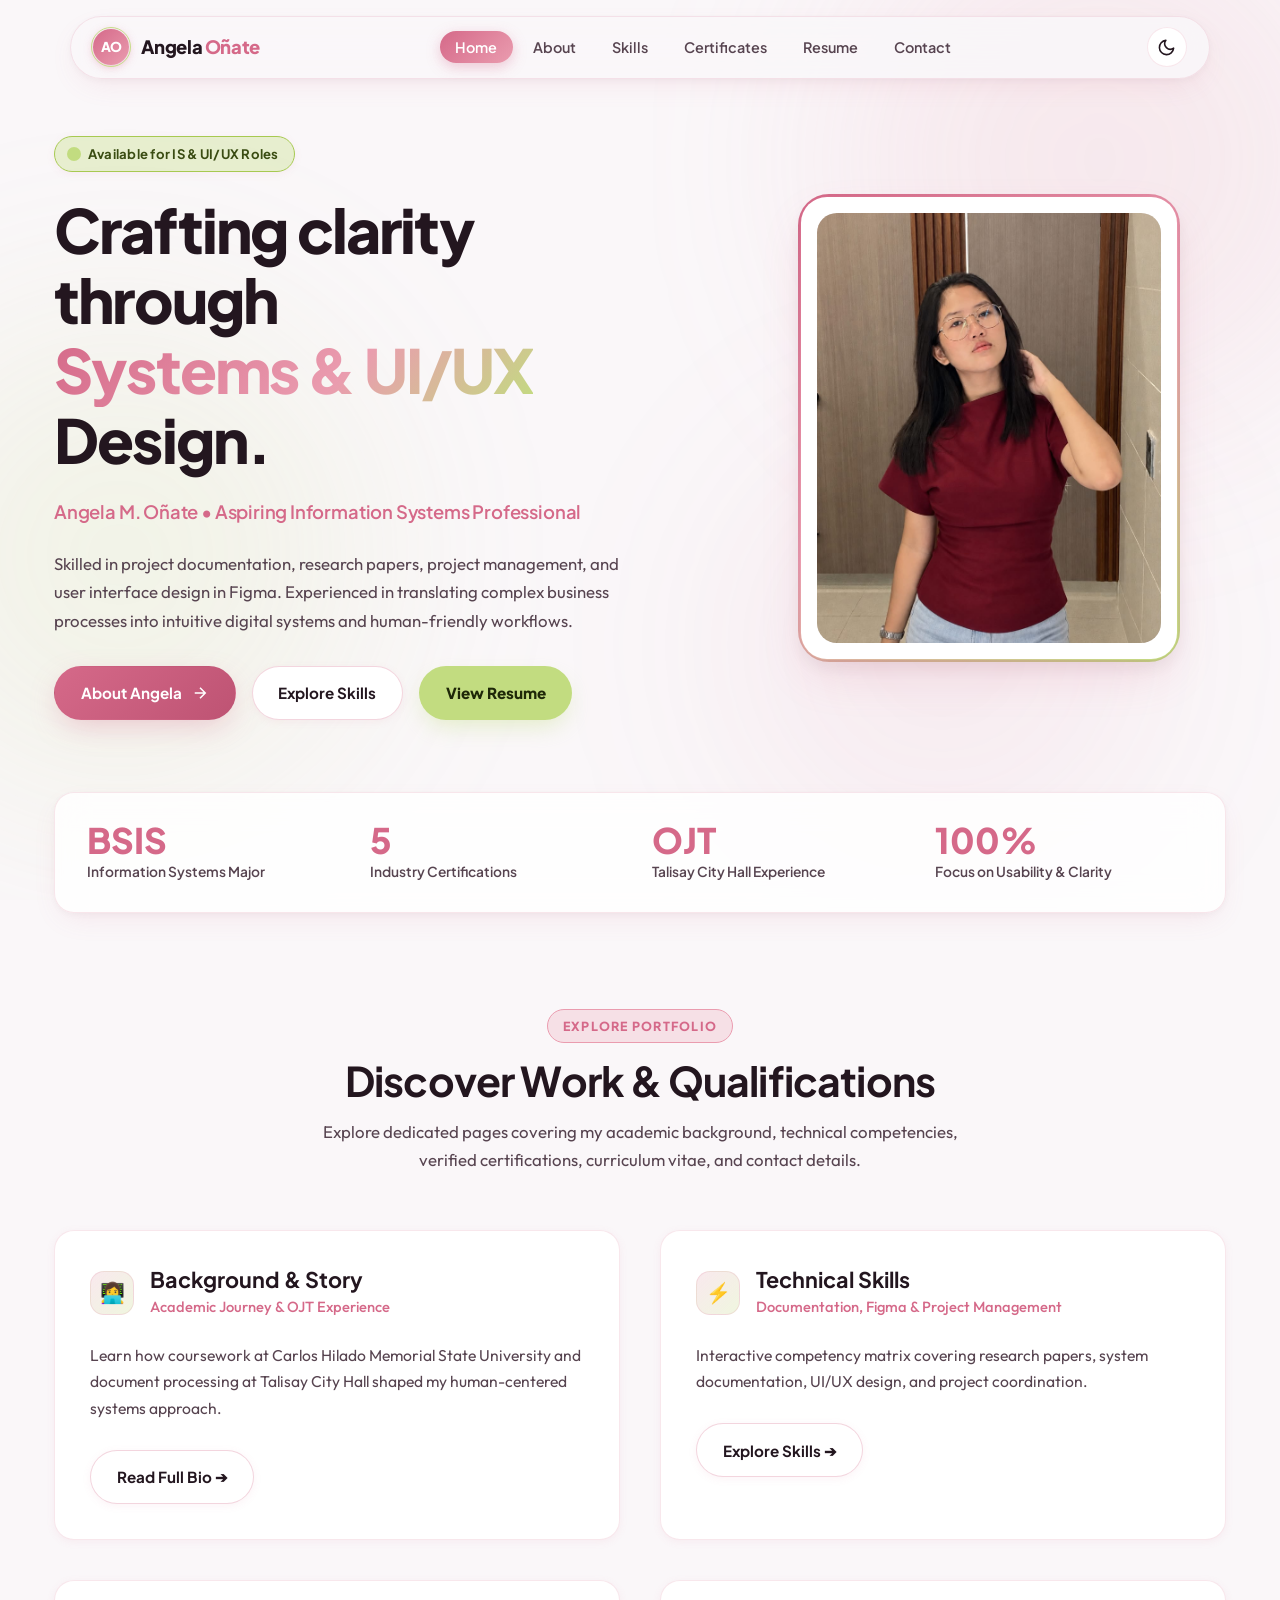
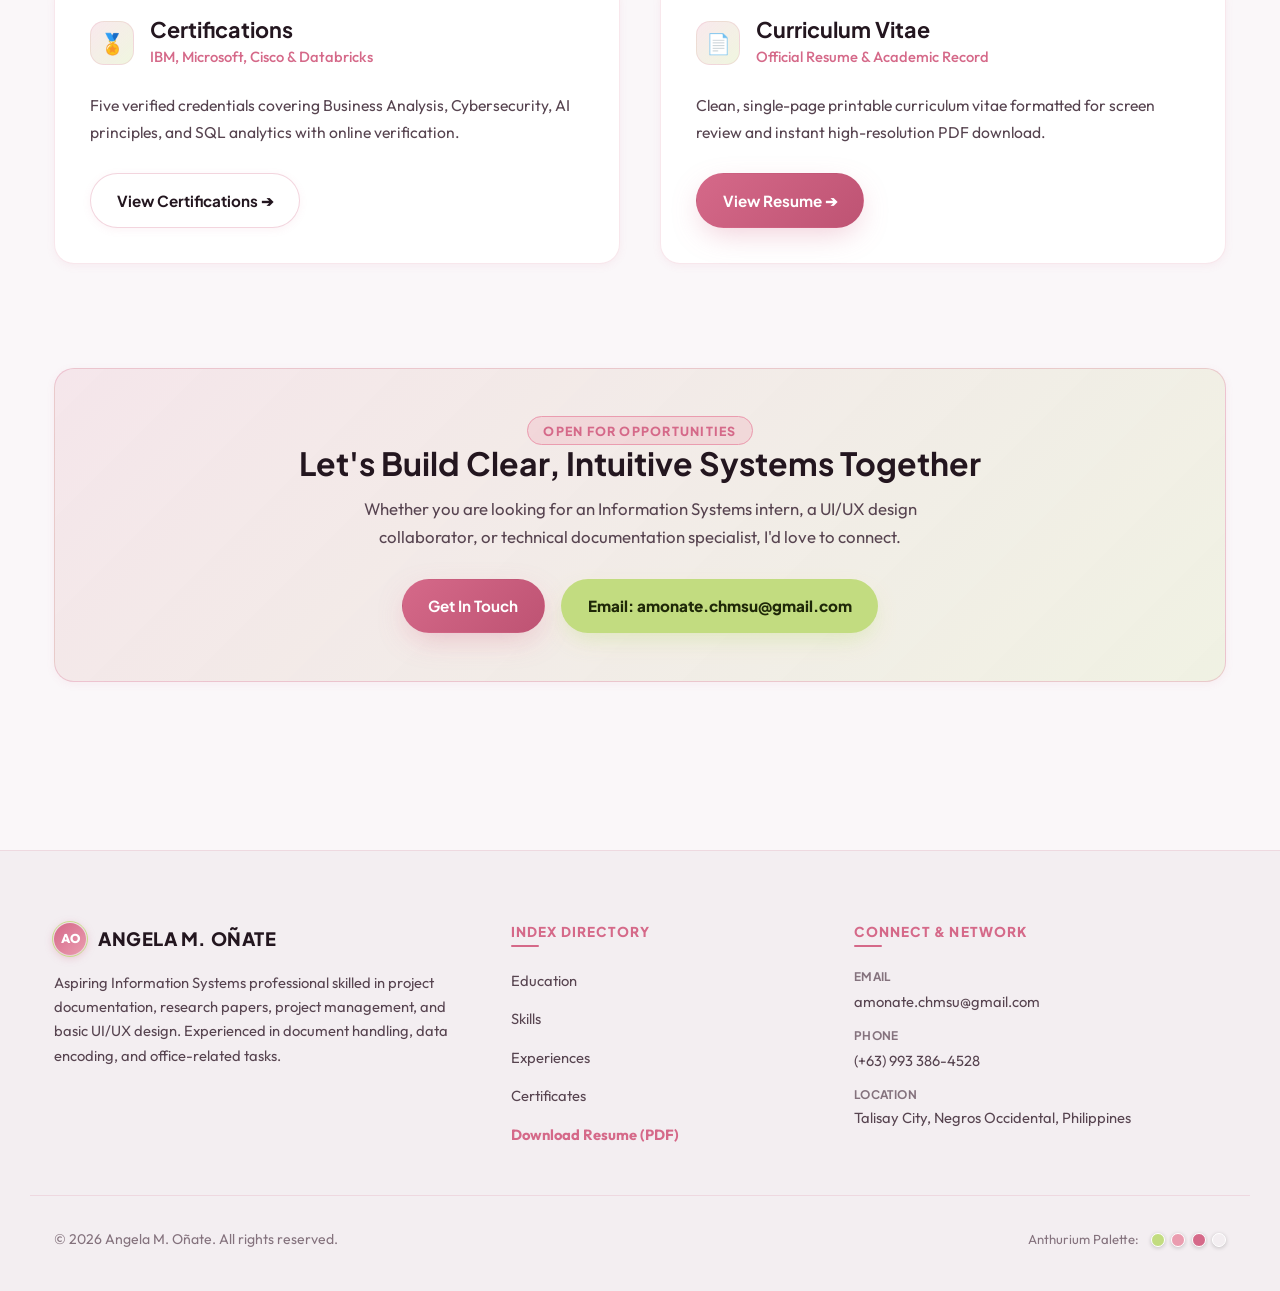
<file: index.html>
<!DOCTYPE html>
<html lang="en" data-theme="light">
<head>
  <meta charset="UTF-8">
  <meta name="viewport" content="width=device-width, initial-scale=1.0">
  <title>Home | Angela M. Oñate — Information Systems &amp; UI/UX Portfolio</title>
  <meta name="description" content="Portfolio of Angela M. Oñate — Aspiring Information Systems professional skilled in project documentation, research papers, and basic UI/UX design.">
  <meta name="author" content="Angela M. Oñate">

  <!-- Immediate Theme Initializer (Prevents Flash of Unstyled Theme) -->
  <script>
    (function() {
      const t = localStorage.getItem('angela_portfolio_theme') || 
        (window.matchMedia('(prefers-color-scheme: dark)').matches ? 'dark' : 'light');
      document.documentElement.setAttribute('data-theme', t);
    })();
  </script>

  <!-- Favicon -->
  <link rel="icon" type="image/svg+xml" href="data:image/svg+xml,<svg xmlns='http://www.w3.org/2000/svg' viewBox='0 0 100 100'><circle cx='50' cy='50' r='48' fill='%23D56989'/><text x='50' y='64' font-size='42' font-family='sans-serif' font-weight='bold' fill='white' text-anchor='middle'>AO</text></svg>">

  <!-- Stylesheet -->
  <link rel="stylesheet" href="styles.css">
</head>
<body>

  <!-- Ambient Backdrop Glows -->
  <div class="ambient-glow" aria-hidden="true">
    <div class="glow-orb glow-1"></div>
    <div class="glow-orb glow-2"></div>
    <div class="glow-orb glow-3"></div>
  </div>

  <!-- Site Navigation Header -->
  <header class="site-header" id="site-header">
    <div class="nav-container">
      <nav class="nav-bar" aria-label="Main Navigation">
        <a href="index.html" class="brand-logo" id="brand-logo" aria-label="Angela Oñate Home">
          <div class="logo-avatar">AO</div>
          <span class="brand-name">Angela <span>Oñate</span></span>
        </a>

        <!-- Desktop Navigation Menu -->
        <ul class="nav-menu" id="nav-menu" role="menubar">
          <li role="none"><a href="index.html" class="nav-link active" role="menuitem">Home</a></li>
          <li role="none"><a href="about.html" class="nav-link" role="menuitem">About</a></li>
          <li role="none"><a href="skills.html" class="nav-link" role="menuitem">Skills</a></li>
          <li role="none"><a href="certificates.html" class="nav-link" role="menuitem">Certificates</a></li>
          <li role="none"><a href="resume.html" class="nav-link" role="menuitem">Resume</a></li>
          <li role="none"><a href="contact.html" class="nav-link" role="menuitem">Contact</a></li>
        </ul>

        <!-- Action Tools -->
        <div class="header-actions">
          <button class="theme-toggle-btn" id="theme-toggle-btn" type="button" aria-label="Switch between light and dark theme">
            <svg class="theme-icon icon-sun" viewBox="0 0 24 24"><circle cx="12" cy="12" r="5"></circle><line x1="12" y1="1" x2="12" y2="3"></line><line x1="12" y1="21" x2="12" y2="23"></line><line x1="4.22" y1="4.22" x2="5.64" y2="5.64"></line><line x1="18.36" y1="18.36" x2="19.78" y2="19.78"></line><line x1="1" y1="12" x2="3" y2="12"></line><line x1="21" y1="12" x2="23" y2="12"></line><line x1="4.22" y1="19.78" x2="5.64" y2="18.36"></line><line x1="18.36" y1="5.64" x2="19.78" y2="4.22"></line></svg>
            <svg class="theme-icon icon-moon" viewBox="0 0 24 24"><path d="M21 12.79A9 9 0 1 1 11.21 3 7 7 0 0 0 21 12.79z"></path></svg>
          </button>

          <button class="mobile-nav-toggle" id="mobile-nav-toggle" type="button" aria-label="Toggle navigation menu" aria-expanded="false">
            <span class="hamburger-line"></span>
            <span class="hamburger-line"></span>
            <span class="hamburger-line"></span>
          </button>
        </div>
      </nav>
    </div>
  </header>

  <!-- Mobile Drawer -->
  <div class="mobile-nav-drawer" id="mobile-nav-drawer" aria-hidden="true">
    <div class="mobile-drawer-content">
      <ul class="mobile-nav-links">
        <li><a href="index.html" class="mobile-nav-link active">Home</a></li>
        <li><a href="about.html" class="mobile-nav-link">About</a></li>
        <li><a href="skills.html" class="mobile-nav-link">Skills</a></li>
        <li><a href="certificates.html" class="mobile-nav-link">Certificates</a></li>
        <li><a href="resume.html" class="mobile-nav-link">Resume</a></li>
        <li><a href="contact.html" class="mobile-nav-link">Contact</a></li>
      </ul>
      <div class="mobile-drawer-footer">
        <a href="contact.html" class="btn btn-primary" style="width: 100%;">Let's Connect</a>
      </div>
    </div>
  </div>

  <main>
    <!-- Hero Section -->
    <section class="hero-section" id="home">
      <div class="container">
        <div class="hero-grid">
          <!-- Text Content -->
          <div class="hero-content">
            <div class="status-pill">
              <span class="pulse-dot"></span>
              <span>Available for IS &amp; UI/UX Roles</span>
            </div>

            <h1 class="hero-title">
              Crafting clarity through <br>
              <span class="gradient-text">Systems &amp; UI/UX</span> Design.
            </h1>

            <p class="hero-subtitle">
              Angela M. Oñate • Aspiring Information Systems Professional
            </p>

            <p class="hero-description">
              Skilled in project documentation, research papers, project management, and user interface design in Figma. Experienced in translating complex business processes into intuitive digital systems and human-friendly workflows.
            </p>

            <div class="hero-actions">
              <a href="about.html" class="btn btn-primary" id="hero-cta-about">
                <span>About Angela</span>
                <svg width="18" height="18" viewBox="0 0 24 24" fill="none" stroke="currentColor" stroke-width="2"><path d="M5 12h14M12 5l7 7-7 7"/></svg>
              </a>
              <a href="skills.html" class="btn btn-secondary">
                <span>Explore Skills</span>
              </a>
              <a href="resume.html" class="btn btn-stem">
                <span>View Resume</span>
              </a>
            </div>
          </div>

          <!-- Hero Portrait -->
          <div class="hero-visual">
            <div class="portrait-wrapper" id="portrait-wrapper">
              <div class="portrait-card">
                <div class="portrait-img-box">
                  <img src="assets/angela-photo.png" alt="Angela M. Oñate - Professional Portrait" class="portrait-img" width="248" height="298">
                </div>
              </div>
            </div>

          </div>
        </div>

        <!-- Metric Highlight Bar -->
        <div class="metric-bar">
          <div class="metric-item">
            <span class="metric-number">BSIS</span>
            <span class="metric-label">Information Systems Major</span>
          </div>
          <div class="metric-item">
            <span class="metric-number">5</span>
            <span class="metric-label">Industry Certifications</span>
          </div>
          <div class="metric-item">
            <span class="metric-number">OJT</span>
            <span class="metric-label">Talisay City Hall Experience</span>
          </div>
          <div class="metric-item">
            <span class="metric-number">100%</span>
            <span class="metric-label">Focus on Usability &amp; Clarity</span>
          </div>
        </div>
      </div>
    </section>

    <!-- Quick Navigation Highlights Banner -->
    <section class="section" style="padding-top: 1rem;">
      <div class="container">
        <div class="section-header">
          <span class="section-tag">Explore Portfolio</span>
          <h2 class="section-title">Discover Work &amp; Qualifications</h2>
          <p class="section-desc">
            Explore dedicated pages covering my academic background, technical competencies, verified certifications, curriculum vitae, and contact details.
          </p>
        </div>

        <div class="about-grid">
          <!-- Card 1 -->
          <article class="about-card">
            <div class="card-heading-group">
              <div class="card-icon-box">👩‍💻</div>
              <div>
                <h3 class="card-title">Background &amp; Story</h3>
                <span class="timeline-subtitle">Academic Journey &amp; OJT Experience</span>
              </div>
            </div>
            <p class="about-text">
              Learn how coursework at Carlos Hilado Memorial State University and document processing at Talisay City Hall shaped my human-centered systems approach.
            </p>
            <a href="about.html" class="btn btn-secondary" style="margin-top: 0.5rem;">Read Full Bio ➔</a>
          </article>

          <!-- Card 2 -->
          <article class="about-card">
            <div class="card-heading-group">
              <div class="card-icon-box">⚡</div>
              <div>
                <h3 class="card-title">Technical Skills</h3>
                <span class="timeline-subtitle">Documentation, Figma &amp; Project Management</span>
              </div>
            </div>
            <p class="about-text">
              Interactive competency matrix covering research papers, system documentation, UI/UX design, and project coordination.
            </p>
            <a href="skills.html" class="btn btn-secondary" style="margin-top: 0.5rem;">Explore Skills ➔</a>
          </article>

          <!-- Card 3 -->
          <article class="about-card">
            <div class="card-heading-group">
              <div class="card-icon-box">🏅</div>
              <div>
                <h3 class="card-title">Certifications</h3>
                <span class="timeline-subtitle">IBM, Microsoft, Cisco &amp; Databricks</span>
              </div>
            </div>
            <p class="about-text">
              Five verified credentials covering Business Analysis, Cybersecurity, AI principles, and SQL analytics with online verification.
            </p>
            <a href="certificates.html" class="btn btn-secondary" style="margin-top: 0.5rem;">View Certifications ➔</a>
          </article>

          <!-- Card 4 -->
          <article class="about-card">
            <div class="card-heading-group">
              <div class="card-icon-box">📄</div>
              <div>
                <h3 class="card-title">Curriculum Vitae</h3>
                <span class="timeline-subtitle">Official Resume &amp; Academic Record</span>
              </div>
            </div>
            <p class="about-text">
              Clean, single-page printable curriculum vitae formatted for screen review and instant high-resolution PDF download.
            </p>
            <a href="resume.html" class="btn btn-primary" style="margin-top: 0.5rem;">View Resume ➔</a>
          </article>
        </div>
      </div>
    </section>

    <!-- Bottom Connect Banner -->
    <section class="section" style="padding-top: 1rem;">
      <div class="container">
        <div class="about-card" style="text-align: center; padding: 3rem 2rem; background: linear-gradient(135deg, rgba(213, 105, 137, 0.12), rgba(194, 220, 128, 0.18)); border-color: var(--border-medium);">
          <span class="section-tag" style="margin-bottom: 0.8rem;">Open for Opportunities</span>
          <h2 style="font-size: 2rem; margin-bottom: 0.75rem;">Let's Build Clear, Intuitive Systems Together</h2>
          <p style="color: var(--text-secondary); max-width: 600px; margin: 0 auto 1.75rem; font-size: 1.05rem;">
            Whether you are looking for an Information Systems intern, a UI/UX design collaborator, or technical documentation specialist, I'd love to connect.
          </p>
          <div style="display: flex; justify-content: center; gap: 1rem; flex-wrap: wrap;">
            <a href="contact.html" class="btn btn-primary">Get In Touch</a>
            <a href="mailto:amonate.chmsu@gmail.com" class="btn btn-stem">Email: amonate.chmsu@gmail.com</a>
          </div>
        </div>
      </div>
    </section>
  </main>

  <!-- Footer -->
  <footer class="site-footer">
    <div class="container footer-grid-container">
      <!-- Col 1: Bio & Brand -->
      <div class="footer-col footer-col-brand">
        <div class="footer-brand">
          <div class="logo-avatar" style="width: 32px; height: 32px; font-size: 0.8rem;">AO</div>
          <span class="footer-brand-title">ANGELA M. OÑATE</span>
        </div>
        <p class="footer-bio">
          Aspiring Information Systems professional skilled in project documentation, research papers, project management, and basic UI/UX design. Experienced in document handling, data encoding, and office-related tasks.
        </p>
      </div>

      <!-- Col 2: Index Directory -->
      <div class="footer-col footer-col-nav">
        <h3 class="footer-col-title">INDEX DIRECTORY</h3>
        <ul class="footer-links-list">
          <li><a href="resume.html#education" class="footer-link">Education</a></li>
          <li><a href="skills.html" class="footer-link">Skills</a></li>
          <li><a href="about.html#experience" class="footer-link">Experiences</a></li>
          <li><a href="certificates.html" class="footer-link">Certificates</a></li>
          <li><a href="resume.html" class="footer-link footer-link-resume">Download Resume (PDF)</a></li>
        </ul>
      </div>

      <!-- Col 3: Connect & Network -->
      <div class="footer-col footer-col-connect">
        <h3 class="footer-col-title">CONNECT &amp; NETWORK</h3>
        <ul class="footer-contact-list">
          <li class="footer-contact-item">
            <span class="footer-contact-label">Email</span>
            <a href="mailto:amonate.chmsu@gmail.com" class="footer-link">amonate.chmsu@gmail.com</a>
          </li>
          <li class="footer-contact-item">
            <span class="footer-contact-label">Phone</span>
            <a href="tel:+639933864528" class="footer-link">(+63) 993 386-4528</a>
          </li>
          <li class="footer-contact-item">
            <span class="footer-contact-label">Location</span>
            <span class="footer-contact-val">Talisay City, Negros Occidental, Philippines</span>
          </li>
        </ul>
      </div>
    </div>

    <!-- Bottom Copyright & Palette Bar -->
    <div class="container footer-bottom-bar">
      <div class="footer-copyright">
        © 2026 Angela M. Oñate. All rights reserved.
      </div>

      <div class="footer-palette-group">
        <span class="footer-palette-label">Anthurium Palette:</span>
        <div class="footer-palette-swatches">
          <span class="swatch-dot" style="background: #C2DC80;" title="Sorbet Stem (#C2DC80)"></span>
          <span class="swatch-dot" style="background: #EA9CAF;" title="Petal Glaze (#EA9CAF)"></span>
          <span class="swatch-dot" style="background: #D56989;" title="Dusty Orchid (#D56989)"></span>
          <span class="swatch-dot" style="background: #F3EEF1;" title="Powdered Lilac Grey (#F3EEF1)"></span>
        </div>
      </div>
    </div>
  </footer>

  <button class="back-to-top" id="back-to-top" type="button" aria-label="Back to top">
    <svg width="20" height="20" viewBox="0 0 24 24" fill="none" stroke="currentColor" stroke-width="2"><path d="M18 15l-6-6-6 6"/></svg>
  </button>

  <div class="toast-container" id="toast-container" aria-live="polite"></div>

  <script src="script.js"></script>
</body>
</html>
</file>
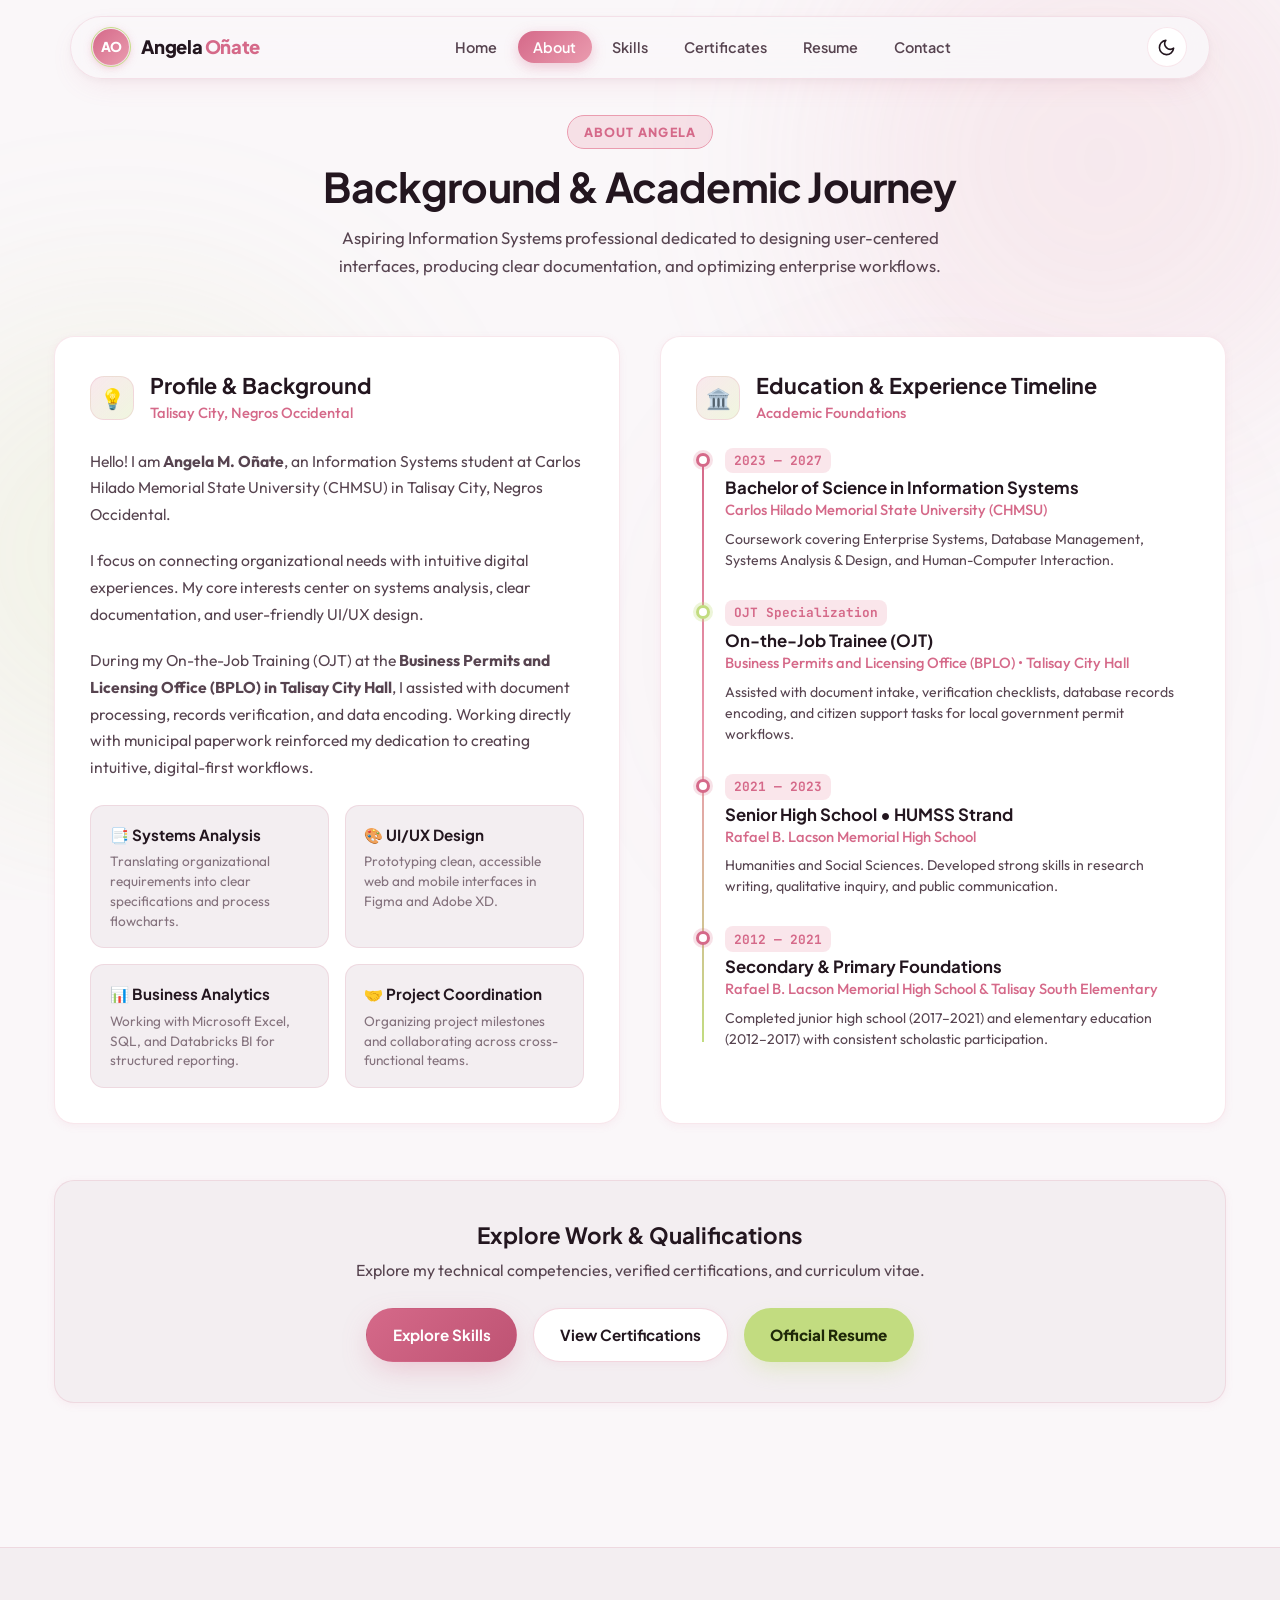
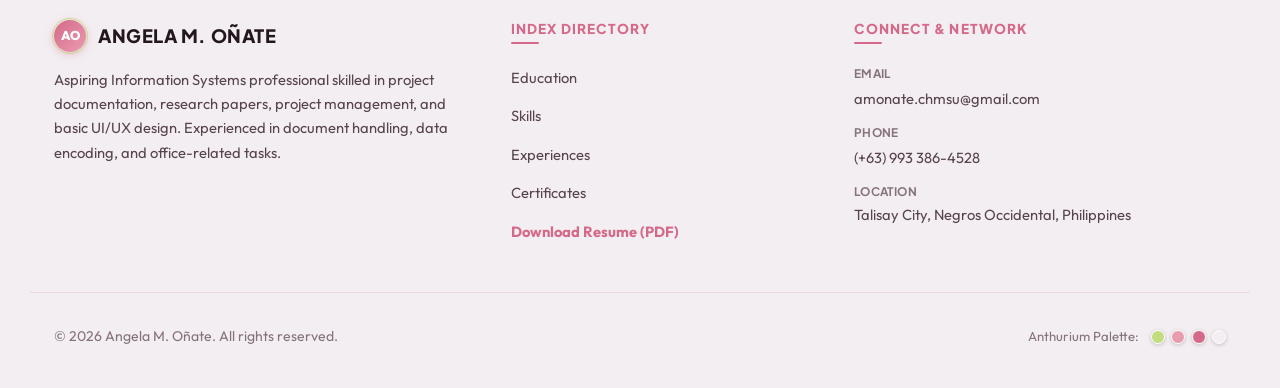
<file: about.html>
<!DOCTYPE html>
<html lang="en" data-theme="light">
<head>
  <meta charset="UTF-8">
  <meta name="viewport" content="width=device-width, initial-scale=1.0">
  <title>About | Angela M. Oñate — Information Systems &amp; UI/UX Portfolio</title>
  <meta name="description" content="Learn about Angela M. Oñate — Background, educational timeline from CHMSU, OJT experience at Talisay City Hall, and core systems philosophy.">
  <meta name="author" content="Angela M. Oñate">

  <!-- Immediate Theme Initializer -->
  <script>
    (function() {
      const t = localStorage.getItem('angela_portfolio_theme') || 
        (window.matchMedia('(prefers-color-scheme: dark)').matches ? 'dark' : 'light');
      document.documentElement.setAttribute('data-theme', t);
    })();
  </script>

  <!-- Favicon -->
  <link rel="icon" type="image/svg+xml" href="data:image/svg+xml,<svg xmlns='http://www.w3.org/2000/svg' viewBox='0 0 100 100'><circle cx='50' cy='50' r='48' fill='%23D56989'/><text x='50' y='64' font-size='42' font-family='sans-serif' font-weight='bold' fill='white' text-anchor='middle'>AO</text></svg>">

  <!-- Stylesheet -->
  <link rel="stylesheet" href="styles.css">
</head>
<body>

  <!-- Ambient Backdrop Glows -->
  <div class="ambient-glow" aria-hidden="true">
    <div class="glow-orb glow-1"></div>
    <div class="glow-orb glow-2"></div>
    <div class="glow-orb glow-3"></div>
  </div>

  <!-- Header -->
  <header class="site-header" id="site-header">
    <div class="nav-container">
      <nav class="nav-bar" aria-label="Main Navigation">
        <a href="index.html" class="brand-logo" id="brand-logo" aria-label="Angela Oñate Home">
          <div class="logo-avatar">AO</div>
          <span class="brand-name">Angela <span>Oñate</span></span>
        </a>

        <ul class="nav-menu" id="nav-menu" role="menubar">
          <li role="none"><a href="index.html" class="nav-link" role="menuitem">Home</a></li>
          <li role="none"><a href="about.html" class="nav-link active" role="menuitem">About</a></li>
          <li role="none"><a href="skills.html" class="nav-link" role="menuitem">Skills</a></li>
          <li role="none"><a href="certificates.html" class="nav-link" role="menuitem">Certificates</a></li>
          <li role="none"><a href="resume.html" class="nav-link" role="menuitem">Resume</a></li>
          <li role="none"><a href="contact.html" class="nav-link" role="menuitem">Contact</a></li>
        </ul>

        <div class="header-actions">
          <button class="theme-toggle-btn" id="theme-toggle-btn" type="button" aria-label="Switch between light and dark theme">
            <svg class="theme-icon icon-sun" viewBox="0 0 24 24"><circle cx="12" cy="12" r="5"></circle><line x1="12" y1="1" x2="12" y2="3"></line><line x1="12" y1="21" x2="12" y2="23"></line><line x1="4.22" y1="4.22" x2="5.64" y2="5.64"></line><line x1="18.36" y1="18.36" x2="19.78" y2="19.78"></line><line x1="1" y1="12" x2="3" y2="12"></line><line x1="21" y1="12" x2="23" y2="12"></line><line x1="4.22" y1="19.78" x2="5.64" y2="18.36"></line><line x1="18.36" y1="5.64" x2="19.78" y2="4.22"></line></svg>
            <svg class="theme-icon icon-moon" viewBox="0 0 24 24"><path d="M21 12.79A9 9 0 1 1 11.21 3 7 7 0 0 0 21 12.79z"></path></svg>
          </button>

          <button class="mobile-nav-toggle" id="mobile-nav-toggle" type="button" aria-label="Toggle navigation menu" aria-expanded="false">
            <span class="hamburger-line"></span>
            <span class="hamburger-line"></span>
            <span class="hamburger-line"></span>
          </button>
        </div>
      </nav>
    </div>
  </header>

  <!-- Mobile Drawer -->
  <div class="mobile-nav-drawer" id="mobile-nav-drawer" aria-hidden="true">
    <div class="mobile-drawer-content">
      <ul class="mobile-nav-links">
        <li><a href="index.html" class="mobile-nav-link">Home</a></li>
        <li><a href="about.html" class="mobile-nav-link active">About</a></li>
        <li><a href="skills.html" class="mobile-nav-link">Skills</a></li>
        <li><a href="certificates.html" class="mobile-nav-link">Certificates</a></li>
        <li><a href="resume.html" class="mobile-nav-link">Resume</a></li>
        <li><a href="contact.html" class="mobile-nav-link">Contact</a></li>
      </ul>
      <div class="mobile-drawer-footer">
        <a href="contact.html" class="btn btn-primary" style="width: 100%;">Let's Connect</a>
      </div>
    </div>
  </div>

  <main class="page-main">
    <div class="container">
      <!-- Page Header -->
      <div class="section-header">
        <span class="section-tag">About Angela</span>
        <h1 class="section-title">Background &amp; Academic Journey</h1>
        <p class="section-desc">
          Aspiring Information Systems professional dedicated to designing user-centered interfaces, producing clear documentation, and optimizing enterprise workflows.
        </p>
      </div>

      <!-- Main Profile & Story Grid -->
      <div class="about-grid" style="margin-bottom: 3.5rem;">
        <!-- Left: Narrative -->
        <article class="about-card">
          <div class="card-heading-group">
            <div class="card-icon-box">💡</div>
            <div>
              <h2 class="card-title">Profile &amp; Background</h2>
              <span class="timeline-subtitle">Talisay City, Negros Occidental</span>
            </div>
          </div>
          <p class="about-text">
            Hello! I am <strong>Angela M. Oñate</strong>, an Information Systems student at Carlos Hilado Memorial State University (CHMSU) in Talisay City, Negros Occidental.
          </p>
          <p class="about-text">
            I focus on connecting organizational needs with intuitive digital experiences. My core interests center on systems analysis, clear documentation, and user-friendly UI/UX design.
          </p>
          <p class="about-text">
            During my On-the-Job Training (OJT) at the <strong>Business Permits and Licensing Office (BPLO) in Talisay City Hall</strong>, I assisted with document processing, records verification, and data encoding. Working directly with municipal paperwork reinforced my dedication to creating intuitive, digital-first workflows.
          </p>

          <div class="about-pillars">
            <div class="pillar-box">
              <div class="pillar-title">📑 Systems Analysis</div>
              <div class="pillar-desc">Translating organizational requirements into clear specifications and process flowcharts.</div>
            </div>
            <div class="pillar-box">
              <div class="pillar-title">🎨 UI/UX Design</div>
              <div class="pillar-desc">Prototyping clean, accessible web and mobile interfaces in Figma and Adobe XD.</div>
            </div>
            <div class="pillar-box">
              <div class="pillar-title">📊 Business Analytics</div>
              <div class="pillar-desc">Working with Microsoft Excel, SQL, and Databricks BI for structured reporting.</div>
            </div>
            <div class="pillar-box">
              <div class="pillar-title">🤝 Project Coordination</div>
              <div class="pillar-desc">Organizing project milestones and collaborating across cross-functional teams.</div>
            </div>
          </div>
        </article>

        <!-- Right: Education Timeline -->
        <article class="about-card" id="education">
          <div class="card-heading-group">
            <div class="card-icon-box">🏛️</div>
            <div>
              <h2 class="card-title">Education &amp; Experience Timeline</h2>
              <span class="timeline-subtitle">Academic Foundations</span>
            </div>
          </div>

          <div class="timeline">
            <!-- College -->
            <div class="timeline-item">
              <div class="timeline-dot"></div>
              <div class="timeline-meta">
                <span class="timeline-year">2023 — 2027</span>
              </div>
              <h3 class="timeline-title">Bachelor of Science in Information Systems</h3>
              <div class="timeline-subtitle">Carlos Hilado Memorial State University (CHMSU)</div>
              <p class="timeline-desc">
                Coursework covering Enterprise Systems, Database Management, Systems Analysis &amp; Design, and Human-Computer Interaction.
              </p>
            </div>

            <!-- OJT -->
            <div class="timeline-item" id="experience">
              <div class="timeline-dot stem-dot"></div>
              <div class="timeline-meta">
                <span class="timeline-year">OJT Specialization</span>
              </div>
              <h3 class="timeline-title">On-the-Job Trainee (OJT)</h3>
              <div class="timeline-subtitle">Business Permits and Licensing Office (BPLO) • Talisay City Hall</div>
              <p class="timeline-desc">
                Assisted with document intake, verification checklists, database records encoding, and citizen support tasks for local government permit workflows.
              </p>
            </div>

            <!-- Senior High School -->
            <div class="timeline-item">
              <div class="timeline-dot"></div>
              <div class="timeline-meta">
                <span class="timeline-year">2021 — 2023</span>
              </div>
              <h3 class="timeline-title">Senior High School • HUMSS Strand</h3>
              <div class="timeline-subtitle">Rafael B. Lacson Memorial High School</div>
              <p class="timeline-desc">
                Humanities and Social Sciences. Developed strong skills in research writing, qualitative inquiry, and public communication.
              </p>
            </div>

            <!-- Junior High & Elementary -->
            <div class="timeline-item">
              <div class="timeline-dot"></div>
              <div class="timeline-meta">
                <span class="timeline-year">2012 — 2021</span>
              </div>
              <h3 class="timeline-title">Secondary &amp; Primary Foundations</h3>
              <div class="timeline-subtitle">Rafael B. Lacson Memorial High School &amp; Talisay South Elementary</div>
              <p class="timeline-desc">
                Completed junior high school (2017–2021) and elementary education (2012–2017) with consistent scholastic participation.
              </p>
            </div>
          </div>
        </article>
      </div>

      <!-- Action Navigation Block -->
      <div class="about-card" style="text-align: center; padding: 2.5rem 1.5rem; background: var(--bg-canvas-subtle);">
        <h3 style="font-size: 1.4rem; margin-bottom: 0.5rem;">Explore Work &amp; Qualifications</h3>
        <p style="color: var(--text-secondary); max-width: 580px; margin: 0 auto 1.5rem;">
          Explore my technical competencies, verified certifications, and curriculum vitae.
        </p>
        <div style="display: flex; justify-content: center; gap: 1rem; flex-wrap: wrap;">
          <a href="skills.html" class="btn btn-primary">Explore Skills</a>
          <a href="certificates.html" class="btn btn-secondary">View Certifications</a>
          <a href="resume.html" class="btn btn-stem">Official Resume</a>
        </div>
      </div>
    </div>
  </main>

  <!-- Footer -->
  <footer class="site-footer">
    <div class="container footer-grid-container">
      <!-- Col 1: Bio & Brand -->
      <div class="footer-col footer-col-brand">
        <div class="footer-brand">
          <div class="logo-avatar" style="width: 32px; height: 32px; font-size: 0.8rem;">AO</div>
          <span class="footer-brand-title">ANGELA M. OÑATE</span>
        </div>
        <p class="footer-bio">
          Aspiring Information Systems professional skilled in project documentation, research papers, project management, and basic UI/UX design. Experienced in document handling, data encoding, and office-related tasks.
        </p>
      </div>

      <!-- Col 2: Index Directory -->
      <div class="footer-col footer-col-nav">
        <h3 class="footer-col-title">INDEX DIRECTORY</h3>
        <ul class="footer-links-list">
          <li><a href="resume.html#education" class="footer-link">Education</a></li>
          <li><a href="skills.html" class="footer-link">Skills</a></li>
          <li><a href="about.html#experience" class="footer-link">Experiences</a></li>
          <li><a href="certificates.html" class="footer-link">Certificates</a></li>
          <li><a href="resume.html" class="footer-link footer-link-resume">Download Resume (PDF)</a></li>
        </ul>
      </div>

      <!-- Col 3: Connect & Network -->
      <div class="footer-col footer-col-connect">
        <h3 class="footer-col-title">CONNECT &amp; NETWORK</h3>
        <ul class="footer-contact-list">
          <li class="footer-contact-item">
            <span class="footer-contact-label">Email</span>
            <a href="mailto:amonate.chmsu@gmail.com" class="footer-link">amonate.chmsu@gmail.com</a>
          </li>
          <li class="footer-contact-item">
            <span class="footer-contact-label">Phone</span>
            <a href="tel:+639933864528" class="footer-link">(+63) 993 386-4528</a>
          </li>
          <li class="footer-contact-item">
            <span class="footer-contact-label">Location</span>
            <span class="footer-contact-val">Talisay City, Negros Occidental, Philippines</span>
          </li>
        </ul>
      </div>
    </div>

    <!-- Bottom Copyright & Palette Bar -->
    <div class="container footer-bottom-bar">
      <div class="footer-copyright">
        © 2026 Angela M. Oñate. All rights reserved.
      </div>

      <div class="footer-palette-group">
        <span class="footer-palette-label">Anthurium Palette:</span>
        <div class="footer-palette-swatches">
          <span class="swatch-dot" style="background: #C2DC80;" title="Sorbet Stem (#C2DC80)"></span>
          <span class="swatch-dot" style="background: #EA9CAF;" title="Petal Glaze (#EA9CAF)"></span>
          <span class="swatch-dot" style="background: #D56989;" title="Dusty Orchid (#D56989)"></span>
          <span class="swatch-dot" style="background: #F3EEF1;" title="Powdered Lilac Grey (#F3EEF1)"></span>
        </div>
      </div>
    </div>
  </footer>

  <button class="back-to-top" id="back-to-top" type="button" aria-label="Back to top">
    <svg width="20" height="20" viewBox="0 0 24 24" fill="none" stroke="currentColor" stroke-width="2"><path d="M18 15l-6-6-6 6"/></svg>
  </button>

  <div class="toast-container" id="toast-container" aria-live="polite"></div>

  <script src="script.js"></script>
</body>
</html>
</file>
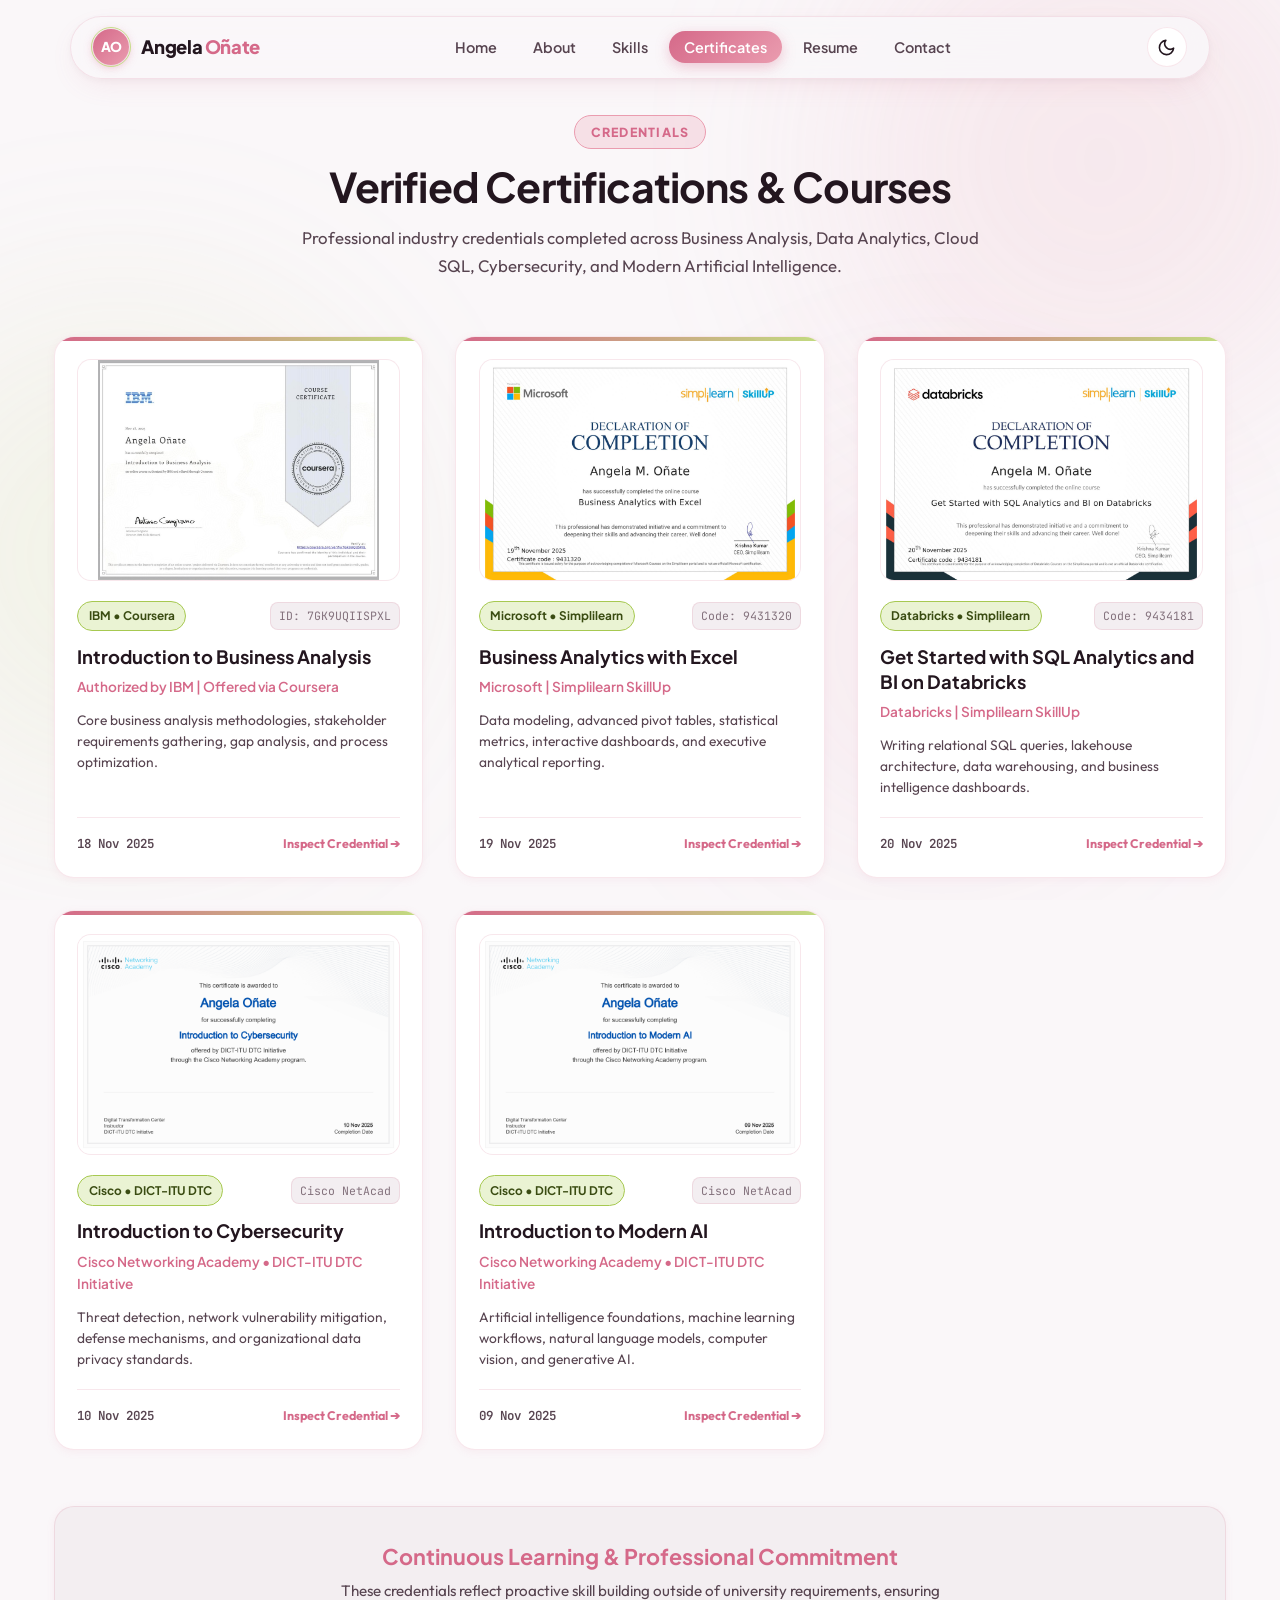
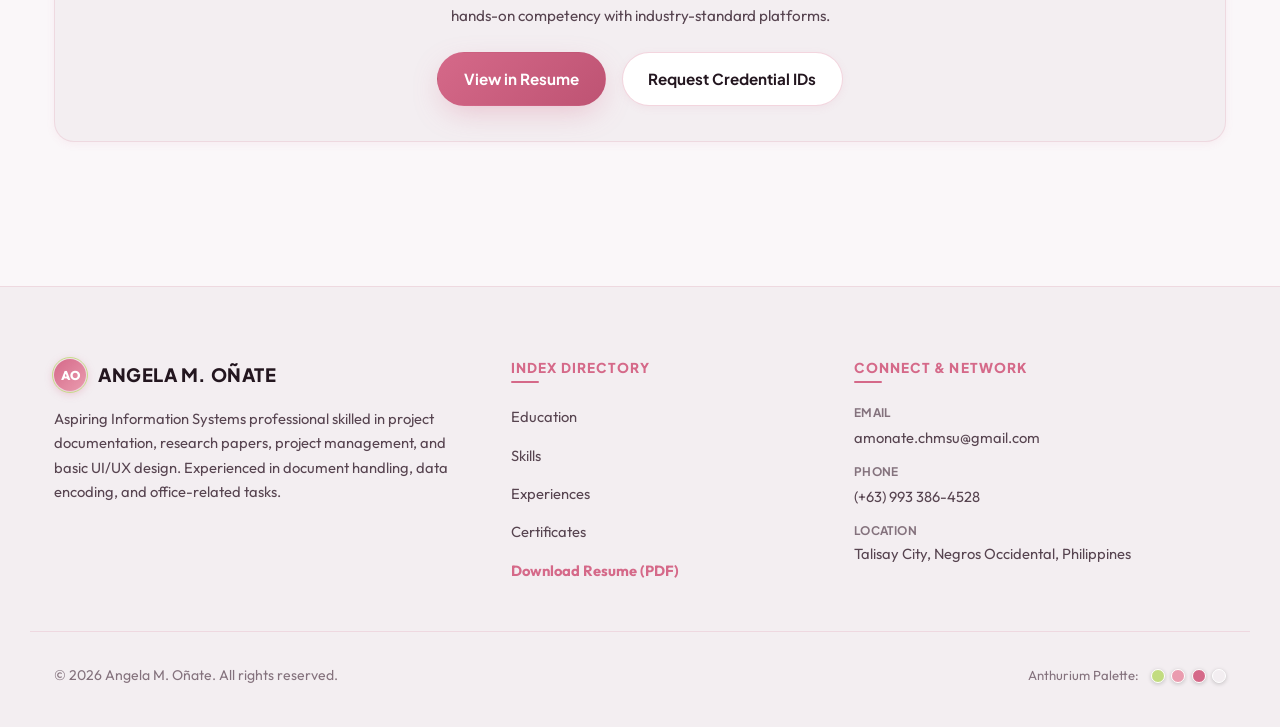
<file: certificates.html>
<!DOCTYPE html>
<html lang="en" data-theme="light">
<head>
  <meta charset="UTF-8">
  <meta name="viewport" content="width=device-width, initial-scale=1.0">
  <title>Certificates | Angela M. Oñate — Information Systems &amp; UI/UX Portfolio</title>
  <meta name="description" content="View verified certifications of Angela M. Oñate from IBM, Microsoft, Databricks, and Cisco Networking Academy.">
  <meta name="author" content="Angela M. Oñate">

  <!-- Immediate Theme Initializer -->
  <script>
    (function() {
      const t = localStorage.getItem('angela_portfolio_theme') || 
        (window.matchMedia('(prefers-color-scheme: dark)').matches ? 'dark' : 'light');
      document.documentElement.setAttribute('data-theme', t);
    })();
  </script>

  <!-- Favicon -->
  <link rel="icon" type="image/svg+xml" href="data:image/svg+xml,<svg xmlns='http://www.w3.org/2000/svg' viewBox='0 0 100 100'><circle cx='50' cy='50' r='48' fill='%23D56989'/><text x='50' y='64' font-size='42' font-family='sans-serif' font-weight='bold' fill='white' text-anchor='middle'>AO</text></svg>">

  <!-- Stylesheet -->
  <link rel="stylesheet" href="styles.css">
</head>
<body>

  <!-- Ambient Backdrop Glows -->
  <div class="ambient-glow" aria-hidden="true">
    <div class="glow-orb glow-1"></div>
    <div class="glow-orb glow-2"></div>
    <div class="glow-orb glow-3"></div>
  </div>

  <!-- Header -->
  <header class="site-header" id="site-header">
    <div class="nav-container">
      <nav class="nav-bar" aria-label="Main Navigation">
        <a href="index.html" class="brand-logo" id="brand-logo" aria-label="Angela Oñate Home">
          <div class="logo-avatar">AO</div>
          <span class="brand-name">Angela <span>Oñate</span></span>
        </a>

        <ul class="nav-menu" id="nav-menu" role="menubar">
          <li role="none"><a href="index.html" class="nav-link" role="menuitem">Home</a></li>
          <li role="none"><a href="about.html" class="nav-link" role="menuitem">About</a></li>
          <li role="none"><a href="skills.html" class="nav-link" role="menuitem">Skills</a></li>
          <li role="none"><a href="certificates.html" class="nav-link active" role="menuitem">Certificates</a></li>
          <li role="none"><a href="resume.html" class="nav-link" role="menuitem">Resume</a></li>
          <li role="none"><a href="contact.html" class="nav-link" role="menuitem">Contact</a></li>
        </ul>

        <div class="header-actions">
          <button class="theme-toggle-btn" id="theme-toggle-btn" type="button" aria-label="Switch between light and dark theme">
            <svg class="theme-icon icon-sun" viewBox="0 0 24 24"><circle cx="12" cy="12" r="5"></circle><line x1="12" y1="1" x2="12" y2="3"></line><line x1="12" y1="21" x2="12" y2="23"></line><line x1="4.22" y1="4.22" x2="5.64" y2="5.64"></line><line x1="18.36" y1="18.36" x2="19.78" y2="19.78"></line><line x1="1" y1="12" x2="3" y2="12"></line><line x1="21" y1="12" x2="23" y2="12"></line><line x1="4.22" y1="19.78" x2="5.64" y2="18.36"></line><line x1="18.36" y1="5.64" x2="19.78" y2="4.22"></line></svg>
            <svg class="theme-icon icon-moon" viewBox="0 0 24 24"><path d="M21 12.79A9 9 0 1 1 11.21 3 7 7 0 0 0 21 12.79z"></path></svg>
          </button>

          <button class="mobile-nav-toggle" id="mobile-nav-toggle" type="button" aria-label="Toggle navigation menu" aria-expanded="false">
            <span class="hamburger-line"></span>
            <span class="hamburger-line"></span>
            <span class="hamburger-line"></span>
          </button>
        </div>
      </nav>
    </div>
  </header>

  <!-- Mobile Drawer -->
  <div class="mobile-nav-drawer" id="mobile-nav-drawer" aria-hidden="true">
    <div class="mobile-drawer-content">
      <ul class="mobile-nav-links">
        <li><a href="index.html" class="mobile-nav-link">Home</a></li>
        <li><a href="about.html" class="mobile-nav-link">About</a></li>
        <li><a href="skills.html" class="mobile-nav-link">Skills</a></li>
        <li><a href="certificates.html" class="mobile-nav-link active">Certificates</a></li>
        <li><a href="resume.html" class="mobile-nav-link">Resume</a></li>
        <li><a href="contact.html" class="mobile-nav-link">Contact</a></li>
      </ul>
      <div class="mobile-drawer-footer">
        <a href="contact.html" class="btn btn-primary" style="width: 100%;">Let's Connect</a>
      </div>
    </div>
  </div>

  <main class="page-main">
    <div class="container">
      <!-- Section Header -->
      <div class="section-header">
        <span class="section-tag">Credentials</span>
        <h1 class="section-title">Verified Certifications &amp; Courses</h1>
        <p class="section-desc">
          Professional industry credentials completed across Business Analysis, Data Analytics, Cloud SQL, Cybersecurity, and Modern Artificial Intelligence.
        </p>
      </div>

      <!-- Certs Grid -->
      <div class="certs-grid">
        <!-- Cert 1: IBM Coursera -->
        <article class="cert-card" data-cert="ibm-ba" tabindex="0" role="button" aria-label="View Introduction to Business Analysis Certificate">
          <div class="cert-media-preview">
            <img src="assets/cert-ibm.jpg" alt="IBM Introduction to Business Analysis Certificate for Angela Oñate" class="cert-preview-img" loading="lazy">
            <div class="cert-overlay">
              <span class="cert-overlay-pill">
                <svg width="15" height="15" viewBox="0 0 24 24" fill="none" stroke="currentColor" stroke-width="2.5"><circle cx="11" cy="11" r="8"></circle><line x1="21" y1="21" x2="16.65" y2="16.65"></line><line x1="11" y1="8" x2="11" y2="14"></line><line x1="8" y1="11" x2="14" y2="11"></line></svg>
                View Certificate
              </span>
            </div>
          </div>
          <div class="cert-body">
            <div class="cert-header-meta">
              <span class="cert-issuer-badge">IBM • Coursera</span>
              <span class="cert-code-chip">ID: 7GK9UQIISPXL</span>
            </div>
            <h2 class="cert-title">Introduction to Business Analysis</h2>
            <div class="cert-org">Authorized by IBM | Offered via Coursera</div>
            <p class="cert-desc">
              Core business analysis methodologies, stakeholder requirements gathering, gap analysis, and process optimization.
            </p>
          </div>
          <div class="cert-meta">
            <span class="cert-date">18 Nov 2025</span>
            <span class="cert-view-action">Inspect Credential ➔</span>
          </div>
        </article>

        <!-- Cert 2: Microsoft Excel -->
        <article class="cert-card" data-cert="ms-excel" tabindex="0" role="button" aria-label="View Business Analytics with Excel Certificate">
          <div class="cert-media-preview">
            <img src="assets/cert-excel.png" alt="Microsoft Business Analytics with Excel Certificate for Angela M. Oñate" class="cert-preview-img" loading="lazy">
            <div class="cert-overlay">
              <span class="cert-overlay-pill">
                <svg width="15" height="15" viewBox="0 0 24 24" fill="none" stroke="currentColor" stroke-width="2.5"><circle cx="11" cy="11" r="8"></circle><line x1="21" y1="21" x2="16.65" y2="16.65"></line><line x1="11" y1="8" x2="11" y2="14"></line><line x1="8" y1="11" x2="14" y2="11"></line></svg>
                View Certificate
              </span>
            </div>
          </div>
          <div class="cert-body">
            <div class="cert-header-meta">
              <span class="cert-issuer-badge">Microsoft • Simplilearn</span>
              <span class="cert-code-chip">Code: 9431320</span>
            </div>
            <h2 class="cert-title">Business Analytics with Excel</h2>
            <div class="cert-org">Microsoft | Simplilearn SkillUp</div>
            <p class="cert-desc">
              Data modeling, advanced pivot tables, statistical metrics, interactive dashboards, and executive analytical reporting.
            </p>
          </div>
          <div class="cert-meta">
            <span class="cert-date">19 Nov 2025</span>
            <span class="cert-view-action">Inspect Credential ➔</span>
          </div>
        </article>

        <!-- Cert 3: Databricks SQL -->
        <article class="cert-card" data-cert="databricks-sql" tabindex="0" role="button" aria-label="View SQL Analytics and BI on Databricks Certificate">
          <div class="cert-media-preview">
            <img src="assets/cert-databricks.png" alt="Databricks SQL Analytics and BI Certificate for Angela M. Oñate" class="cert-preview-img" loading="lazy">
            <div class="cert-overlay">
              <span class="cert-overlay-pill">
                <svg width="15" height="15" viewBox="0 0 24 24" fill="none" stroke="currentColor" stroke-width="2.5"><circle cx="11" cy="11" r="8"></circle><line x1="21" y1="21" x2="16.65" y2="16.65"></line><line x1="11" y1="8" x2="11" y2="14"></line><line x1="8" y1="11" x2="14" y2="11"></line></svg>
                View Certificate
              </span>
            </div>
          </div>
          <div class="cert-body">
            <div class="cert-header-meta">
              <span class="cert-issuer-badge">Databricks • Simplilearn</span>
              <span class="cert-code-chip">Code: 9434181</span>
            </div>
            <h2 class="cert-title">Get Started with SQL Analytics and BI on Databricks</h2>
            <div class="cert-org">Databricks | Simplilearn SkillUp</div>
            <p class="cert-desc">
              Writing relational SQL queries, lakehouse architecture, data warehousing, and business intelligence dashboards.
            </p>
          </div>
          <div class="cert-meta">
            <span class="cert-date">20 Nov 2025</span>
            <span class="cert-view-action">Inspect Credential ➔</span>
          </div>
        </article>

        <!-- Cert 4: Cisco Cybersecurity -->
        <article class="cert-card" data-cert="cisco-cyber" tabindex="0" role="button" aria-label="View Introduction to Cybersecurity Certificate">
          <div class="cert-media-preview">
            <img src="assets/cert-cisco-cyber.png" alt="Cisco Introduction to Cybersecurity Certificate for Angela Oñate" class="cert-preview-img" loading="lazy">
            <div class="cert-overlay">
              <span class="cert-overlay-pill">
                <svg width="15" height="15" viewBox="0 0 24 24" fill="none" stroke="currentColor" stroke-width="2.5"><circle cx="11" cy="11" r="8"></circle><line x1="21" y1="21" x2="16.65" y2="16.65"></line><line x1="11" y1="8" x2="11" y2="14"></line><line x1="8" y1="11" x2="14" y2="11"></line></svg>
                View Certificate
              </span>
            </div>
          </div>
          <div class="cert-body">
            <div class="cert-header-meta">
              <span class="cert-issuer-badge">Cisco • DICT-ITU DTC</span>
              <span class="cert-code-chip">Cisco NetAcad</span>
            </div>
            <h2 class="cert-title">Introduction to Cybersecurity</h2>
            <div class="cert-org">Cisco Networking Academy • DICT-ITU DTC Initiative</div>
            <p class="cert-desc">
              Threat detection, network vulnerability mitigation, defense mechanisms, and organizational data privacy standards.
            </p>
          </div>
          <div class="cert-meta">
            <span class="cert-date">10 Nov 2025</span>
            <span class="cert-view-action">Inspect Credential ➔</span>
          </div>
        </article>

        <!-- Cert 5: Cisco AI -->
        <article class="cert-card" data-cert="cisco-ai" tabindex="0" role="button" aria-label="View Introduction to Modern AI Certificate">
          <div class="cert-media-preview">
            <img src="assets/cert-cisco-ai.png" alt="Cisco Introduction to Modern AI Certificate for Angela Oñate" class="cert-preview-img" loading="lazy">
            <div class="cert-overlay">
              <span class="cert-overlay-pill">
                <svg width="15" height="15" viewBox="0 0 24 24" fill="none" stroke="currentColor" stroke-width="2.5"><circle cx="11" cy="11" r="8"></circle><line x1="21" y1="21" x2="16.65" y2="16.65"></line><line x1="11" y1="8" x2="11" y2="14"></line><line x1="8" y1="11" x2="14" y2="11"></line></svg>
                View Certificate
              </span>
            </div>
          </div>
          <div class="cert-body">
            <div class="cert-header-meta">
              <span class="cert-issuer-badge">Cisco • DICT-ITU DTC</span>
              <span class="cert-code-chip">Cisco NetAcad</span>
            </div>
            <h2 class="cert-title">Introduction to Modern AI</h2>
            <div class="cert-org">Cisco Networking Academy • DICT-ITU DTC Initiative</div>
            <p class="cert-desc">
              Artificial intelligence foundations, machine learning workflows, natural language models, computer vision, and generative AI.
            </p>
          </div>
          <div class="cert-meta">
            <span class="cert-date">09 Nov 2025</span>
            <span class="cert-view-action">Inspect Credential ➔</span>
          </div>
        </article>
      </div>

      <!-- Credential Verification Guarantee Card -->
      <div class="about-card" style="margin-top: 3.5rem; background: var(--bg-canvas-subtle); padding: 2.2rem; border-radius: var(--radius-lg); text-align: center;">
        <h3 style="font-size: 1.35rem; margin-bottom: 0.5rem; color: var(--accent-primary);">Continuous Learning &amp; Professional Commitment</h3>
        <p style="color: var(--text-secondary); max-width: 620px; margin: 0 auto 1.5rem; font-size: 0.95rem;">
          These credentials reflect proactive skill building outside of university requirements, ensuring hands-on competency with industry-standard platforms.
        </p>
        <div style="display: flex; justify-content: center; gap: 1rem; flex-wrap: wrap;">
          <a href="resume.html" class="btn btn-primary">View in Resume</a>
          <a href="contact.html" class="btn btn-secondary">Request Credential IDs</a>
        </div>
      </div>
    </div>
  </main>

  <!-- Interactive Modal Dialog -->
  <dialog class="custom-modal" id="details-modal">
    <div class="modal-content-box">
      <button class="modal-close-btn" id="modal-close-btn" type="button" aria-label="Close dialog">✕</button>
      <div id="modal-body"></div>
    </div>
  </dialog>

  <!-- Footer -->
  <footer class="site-footer">
    <div class="container footer-grid-container">
      <!-- Col 1: Bio & Brand -->
      <div class="footer-col footer-col-brand">
        <div class="footer-brand">
          <div class="logo-avatar" style="width: 32px; height: 32px; font-size: 0.8rem;">AO</div>
          <span class="footer-brand-title">ANGELA M. OÑATE</span>
        </div>
        <p class="footer-bio">
          Aspiring Information Systems professional skilled in project documentation, research papers, project management, and basic UI/UX design. Experienced in document handling, data encoding, and office-related tasks.
        </p>
      </div>

      <!-- Col 2: Index Directory -->
      <div class="footer-col footer-col-nav">
        <h3 class="footer-col-title">INDEX DIRECTORY</h3>
        <ul class="footer-links-list">
          <li><a href="resume.html#education" class="footer-link">Education</a></li>
          <li><a href="skills.html" class="footer-link">Skills</a></li>
          <li><a href="about.html#experience" class="footer-link">Experiences</a></li>
          <li><a href="certificates.html" class="footer-link">Certificates</a></li>
          <li><a href="resume.html" class="footer-link footer-link-resume">Download Resume (PDF)</a></li>
        </ul>
      </div>

      <!-- Col 3: Connect & Network -->
      <div class="footer-col footer-col-connect">
        <h3 class="footer-col-title">CONNECT &amp; NETWORK</h3>
        <ul class="footer-contact-list">
          <li class="footer-contact-item">
            <span class="footer-contact-label">Email</span>
            <a href="mailto:amonate.chmsu@gmail.com" class="footer-link">amonate.chmsu@gmail.com</a>
          </li>
          <li class="footer-contact-item">
            <span class="footer-contact-label">Phone</span>
            <a href="tel:+639933864528" class="footer-link">(+63) 993 386-4528</a>
          </li>
          <li class="footer-contact-item">
            <span class="footer-contact-label">Location</span>
            <span class="footer-contact-val">Talisay City, Negros Occidental, Philippines</span>
          </li>
        </ul>
      </div>
    </div>

    <!-- Bottom Copyright & Palette Bar -->
    <div class="container footer-bottom-bar">
      <div class="footer-copyright">
        © 2026 Angela M. Oñate. All rights reserved.
      </div>

      <div class="footer-palette-group">
        <span class="footer-palette-label">Anthurium Palette:</span>
        <div class="footer-palette-swatches">
          <span class="swatch-dot" style="background: #C2DC80;" title="Sorbet Stem (#C2DC80)"></span>
          <span class="swatch-dot" style="background: #EA9CAF;" title="Petal Glaze (#EA9CAF)"></span>
          <span class="swatch-dot" style="background: #D56989;" title="Dusty Orchid (#D56989)"></span>
          <span class="swatch-dot" style="background: #F3EEF1;" title="Powdered Lilac Grey (#F3EEF1)"></span>
        </div>
      </div>
    </div>
  </footer>

  <button class="back-to-top" id="back-to-top" type="button" aria-label="Back to top">
    <svg width="20" height="20" viewBox="0 0 24 24" fill="none" stroke="currentColor" stroke-width="2"><path d="M18 15l-6-6-6 6"/></svg>
  </button>

  <div class="toast-container" id="toast-container" aria-live="polite"></div>

  <script src="script.js"></script>
</body>
</html>
</file>
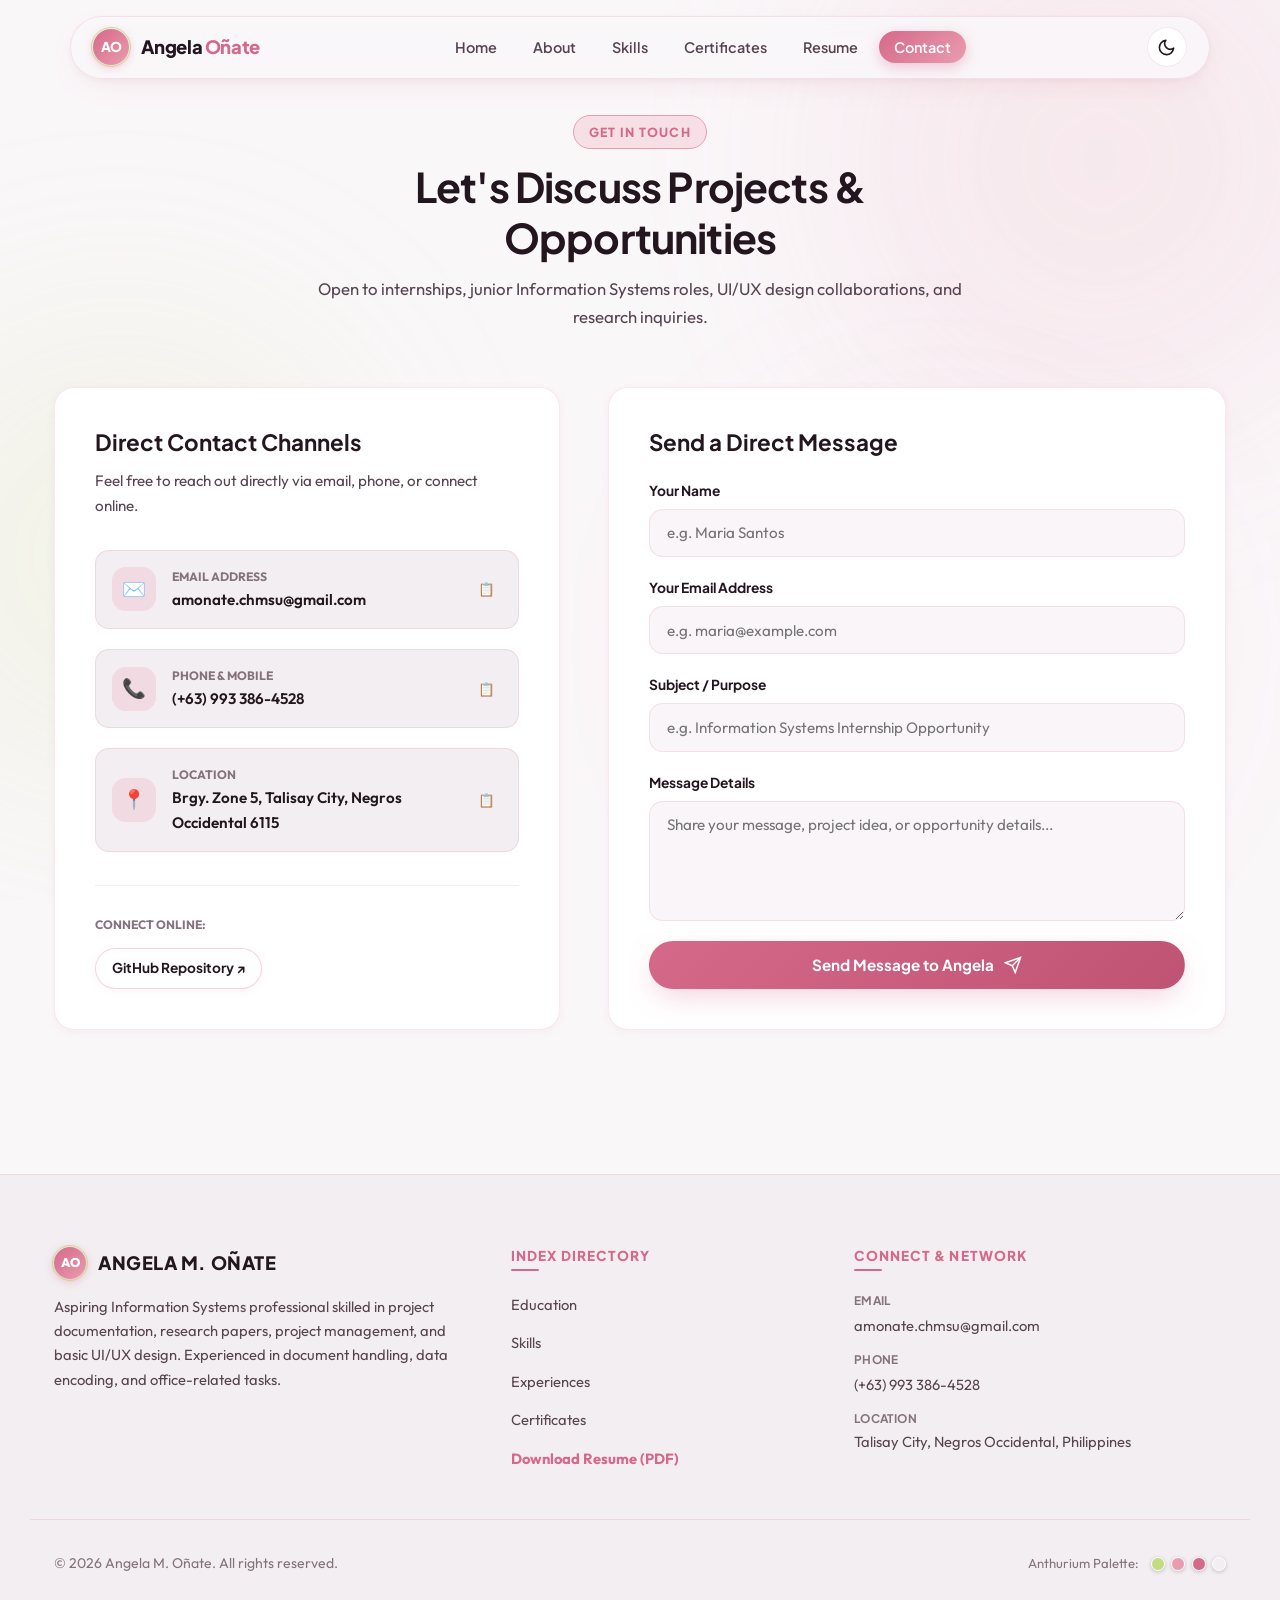
<file: contact.html>
<!DOCTYPE html>
<html lang="en" data-theme="light">
<head>
  <meta charset="UTF-8">
  <meta name="viewport" content="width=device-width, initial-scale=1.0">
  <title>Contact | Angela M. Oñate — Information Systems &amp; UI/UX Portfolio</title>
  <meta name="description" content="Get in touch with Angela M. Oñate for Information Systems internships, UI/UX collaborations, or project documentation inquiries.">
  <meta name="author" content="Angela M. Oñate">

  <!-- Immediate Theme Initializer -->
  <script>
    (function() {
      const t = localStorage.getItem('angela_portfolio_theme') || 
        (window.matchMedia('(prefers-color-scheme: dark)').matches ? 'dark' : 'light');
      document.documentElement.setAttribute('data-theme', t);
    })();
  </script>

  <!-- Favicon -->
  <link rel="icon" type="image/svg+xml" href="data:image/svg+xml,<svg xmlns='http://www.w3.org/2000/svg' viewBox='0 0 100 100'><circle cx='50' cy='50' r='48' fill='%23D56989'/><text x='50' y='64' font-size='42' font-family='sans-serif' font-weight='bold' fill='white' text-anchor='middle'>AO</text></svg>">

  <!-- Stylesheet -->
  <link rel="stylesheet" href="styles.css">
</head>
<body>

  <!-- Ambient Backdrop Glows -->
  <div class="ambient-glow" aria-hidden="true">
    <div class="glow-orb glow-1"></div>
    <div class="glow-orb glow-2"></div>
    <div class="glow-orb glow-3"></div>
  </div>

  <!-- Header -->
  <header class="site-header" id="site-header">
    <div class="nav-container">
      <nav class="nav-bar" aria-label="Main Navigation">
        <a href="index.html" class="brand-logo" id="brand-logo" aria-label="Angela Oñate Home">
          <div class="logo-avatar">AO</div>
          <span class="brand-name">Angela <span>Oñate</span></span>
        </a>

        <ul class="nav-menu" id="nav-menu" role="menubar">
          <li role="none"><a href="index.html" class="nav-link" role="menuitem">Home</a></li>
          <li role="none"><a href="about.html" class="nav-link" role="menuitem">About</a></li>
          <li role="none"><a href="skills.html" class="nav-link" role="menuitem">Skills</a></li>
          <li role="none"><a href="certificates.html" class="nav-link" role="menuitem">Certificates</a></li>
          <li role="none"><a href="resume.html" class="nav-link" role="menuitem">Resume</a></li>
          <li role="none"><a href="contact.html" class="nav-link active" role="menuitem">Contact</a></li>
        </ul>

        <div class="header-actions">
          <button class="theme-toggle-btn" id="theme-toggle-btn" type="button" aria-label="Switch between light and dark theme">
            <svg class="theme-icon icon-sun" viewBox="0 0 24 24"><circle cx="12" cy="12" r="5"></circle><line x1="12" y1="1" x2="12" y2="3"></line><line x1="12" y1="21" x2="12" y2="23"></line><line x1="4.22" y1="4.22" x2="5.64" y2="5.64"></line><line x1="18.36" y1="18.36" x2="19.78" y2="19.78"></line><line x1="1" y1="12" x2="3" y2="12"></line><line x1="21" y1="12" x2="23" y2="12"></line><line x1="4.22" y1="19.78" x2="5.64" y2="18.36"></line><line x1="18.36" y1="5.64" x2="19.78" y2="4.22"></line></svg>
            <svg class="theme-icon icon-moon" viewBox="0 0 24 24"><path d="M21 12.79A9 9 0 1 1 11.21 3 7 7 0 0 0 21 12.79z"></path></svg>
          </button>

          <button class="mobile-nav-toggle" id="mobile-nav-toggle" type="button" aria-label="Toggle navigation menu" aria-expanded="false">
            <span class="hamburger-line"></span>
            <span class="hamburger-line"></span>
            <span class="hamburger-line"></span>
          </button>
        </div>
      </nav>
    </div>
  </header>

  <!-- Mobile Drawer -->
  <div class="mobile-nav-drawer" id="mobile-nav-drawer" aria-hidden="true">
    <div class="mobile-drawer-content">
      <ul class="mobile-nav-links">
        <li><a href="index.html" class="mobile-nav-link">Home</a></li>
        <li><a href="about.html" class="mobile-nav-link">About</a></li>
        <li><a href="skills.html" class="mobile-nav-link">Skills</a></li>
        <li><a href="certificates.html" class="mobile-nav-link">Certificates</a></li>
        <li><a href="resume.html" class="mobile-nav-link">Resume</a></li>
        <li><a href="contact.html" class="mobile-nav-link active">Contact</a></li>
      </ul>
      <div class="mobile-drawer-footer">
        <a href="contact.html" class="btn btn-primary" style="width: 100%;">Let's Connect</a>
      </div>
    </div>
  </div>

  <main class="page-main">
    <div class="container">
      <!-- Section Header -->
      <div class="section-header">
        <span class="section-tag">Get in Touch</span>
        <h1 class="section-title">Let's Discuss Projects &amp; Opportunities</h1>
        <p class="section-desc">
          Open to internships, junior Information Systems roles, UI/UX design collaborations, and research inquiries.
        </p>
      </div>

      <div class="contact-grid">
        <!-- Direct Channels Card -->
        <article class="contact-info-card">
          <div>
            <h2 class="contact-lead">Direct Contact Channels</h2>
            <p class="contact-sub">
              Feel free to reach out directly via email, phone, or connect online.
            </p>

            <div class="contact-channels">
              <!-- Email -->
              <div class="channel-item">
                <div class="channel-icon">✉️</div>
                <div class="channel-details">
                  <span class="channel-label">Email Address</span>
                  <a href="mailto:amonate.chmsu@gmail.com" class="channel-value">amonate.chmsu@gmail.com</a>
                </div>
                <button class="copy-btn" data-copy="amonate.chmsu@gmail.com" title="Copy Email" aria-label="Copy email address">📋</button>
              </div>

              <!-- Phone -->
              <div class="channel-item">
                <div class="channel-icon">📞</div>
                <div class="channel-details">
                  <span class="channel-label">Phone &amp; Mobile</span>
                  <a href="tel:+639933864528" class="channel-value">(+63) 993 386-4528</a>
                </div>
                <button class="copy-btn" data-copy="+639933864528" title="Copy Phone" aria-label="Copy phone number">📋</button>
              </div>

              <!-- Location -->
              <div class="channel-item">
                <div class="channel-icon">📍</div>
                <div class="channel-details">
                  <span class="channel-label">Location</span>
                  <span class="channel-value">Brgy. Zone 5, Talisay City, Negros Occidental 6115</span>
                </div>
                <button class="copy-btn" data-copy="Brgy. Zone 5, Talisay City, Negros Occidental 6115" title="Copy Address" aria-label="Copy address">📋</button>
              </div>
            </div>
          </div>

          <!-- Social Links -->
          <div style="border-top: 1px solid var(--border-subtle); padding-top: 1.5rem;">
            <span class="channel-label">Connect Online:</span>
            <div style="display: flex; gap: 0.8rem; margin-top: 0.75rem;">
              <a href="https://github.com/fasase13/angela-webportfolio" target="_blank" rel="noopener" class="btn btn-secondary" style="padding: 0.5rem 1rem; font-size: 0.85rem;">
                GitHub Repository ↗
              </a>
            </div>
          </div>
        </article>

        <!-- Interactive Message Form -->
        <article class="contact-form-card">
          <h2 class="contact-lead" style="margin-bottom: 1.5rem;">Send a Direct Message</h2>
          
          <form id="contact-form" class="contact-form" novalidate>
            <div class="form-group">
              <label for="contact-name" class="form-label">Your Name</label>
              <input type="text" id="contact-name" class="form-control" placeholder="e.g. Maria Santos" required>
            </div>

            <div class="form-group">
              <label for="contact-email" class="form-label">Your Email Address</label>
              <input type="email" id="contact-email" class="form-control" placeholder="e.g. maria@example.com" required>
            </div>

            <div class="form-group">
              <label for="contact-subject" class="form-label">Subject / Purpose</label>
              <input type="text" id="contact-subject" class="form-control" placeholder="e.g. Information Systems Internship Opportunity" required>
            </div>

            <div class="form-group">
              <label for="contact-message" class="form-label">Message Details</label>
              <textarea id="contact-message" class="form-control" placeholder="Share your message, project idea, or opportunity details..." required></textarea>
            </div>

            <button type="submit" class="btn btn-primary" id="btn-submit-contact" style="width: 100%;">
              <span>Send Message to Angela</span>
              <svg width="18" height="18" viewBox="0 0 24 24" fill="none" stroke="currentColor" stroke-width="2"><line x1="22" y1="2" x2="11" y2="13"></line><polygon points="22 2 15 22 11 13 2 9 22 2"></polygon></svg>
            </button>
          </form>
        </article>
      </div>
    </div>
  </main>

  <!-- Footer -->
  <footer class="site-footer">
    <div class="container footer-grid-container">
      <!-- Col 1: Bio & Brand -->
      <div class="footer-col footer-col-brand">
        <div class="footer-brand">
          <div class="logo-avatar" style="width: 32px; height: 32px; font-size: 0.8rem;">AO</div>
          <span class="footer-brand-title">ANGELA M. OÑATE</span>
        </div>
        <p class="footer-bio">
          Aspiring Information Systems professional skilled in project documentation, research papers, project management, and basic UI/UX design. Experienced in document handling, data encoding, and office-related tasks.
        </p>
      </div>

      <!-- Col 2: Index Directory -->
      <div class="footer-col footer-col-nav">
        <h3 class="footer-col-title">INDEX DIRECTORY</h3>
        <ul class="footer-links-list">
          <li><a href="resume.html#education" class="footer-link">Education</a></li>
          <li><a href="skills.html" class="footer-link">Skills</a></li>
          <li><a href="about.html#experience" class="footer-link">Experiences</a></li>
          <li><a href="certificates.html" class="footer-link">Certificates</a></li>
          <li><a href="resume.html" class="footer-link footer-link-resume">Download Resume (PDF)</a></li>
        </ul>
      </div>

      <!-- Col 3: Connect & Network -->
      <div class="footer-col footer-col-connect">
        <h3 class="footer-col-title">CONNECT &amp; NETWORK</h3>
        <ul class="footer-contact-list">
          <li class="footer-contact-item">
            <span class="footer-contact-label">Email</span>
            <a href="mailto:amonate.chmsu@gmail.com" class="footer-link">amonate.chmsu@gmail.com</a>
          </li>
          <li class="footer-contact-item">
            <span class="footer-contact-label">Phone</span>
            <a href="tel:+639933864528" class="footer-link">(+63) 993 386-4528</a>
          </li>
          <li class="footer-contact-item">
            <span class="footer-contact-label">Location</span>
            <span class="footer-contact-val">Talisay City, Negros Occidental, Philippines</span>
          </li>
        </ul>
      </div>
    </div>

    <!-- Bottom Copyright & Palette Bar -->
    <div class="container footer-bottom-bar">
      <div class="footer-copyright">
        © 2026 Angela M. Oñate. All rights reserved.
      </div>

      <div class="footer-palette-group">
        <span class="footer-palette-label">Anthurium Palette:</span>
        <div class="footer-palette-swatches">
          <span class="swatch-dot" style="background: #C2DC80;" title="Sorbet Stem (#C2DC80)"></span>
          <span class="swatch-dot" style="background: #EA9CAF;" title="Petal Glaze (#EA9CAF)"></span>
          <span class="swatch-dot" style="background: #D56989;" title="Dusty Orchid (#D56989)"></span>
          <span class="swatch-dot" style="background: #F3EEF1;" title="Powdered Lilac Grey (#F3EEF1)"></span>
        </div>
      </div>
    </div>
  </footer>

  <button class="back-to-top" id="back-to-top" type="button" aria-label="Back to top">
    <svg width="20" height="20" viewBox="0 0 24 24" fill="none" stroke="currentColor" stroke-width="2"><path d="M18 15l-6-6-6 6"/></svg>
  </button>

  <div class="toast-container" id="toast-container" aria-live="polite"></div>

  <script src="script.js"></script>
</body>
</html>
</file>
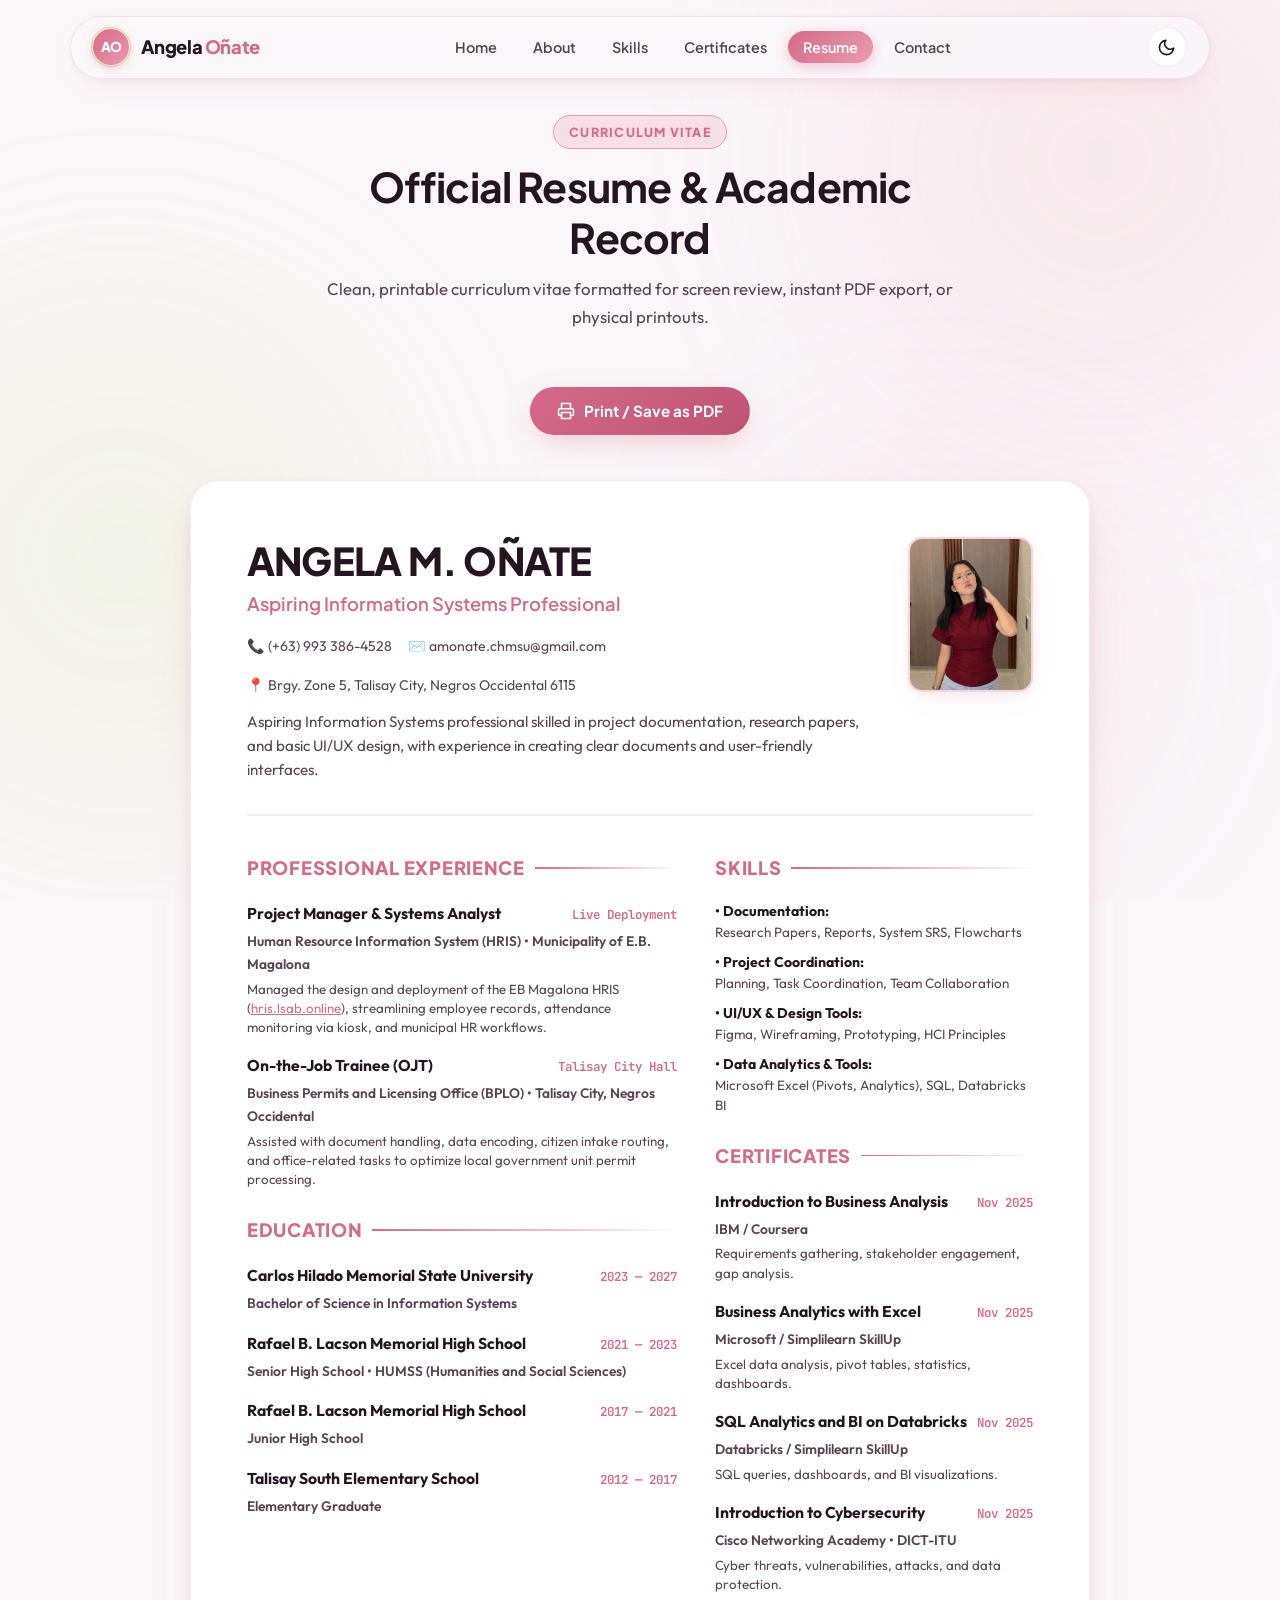
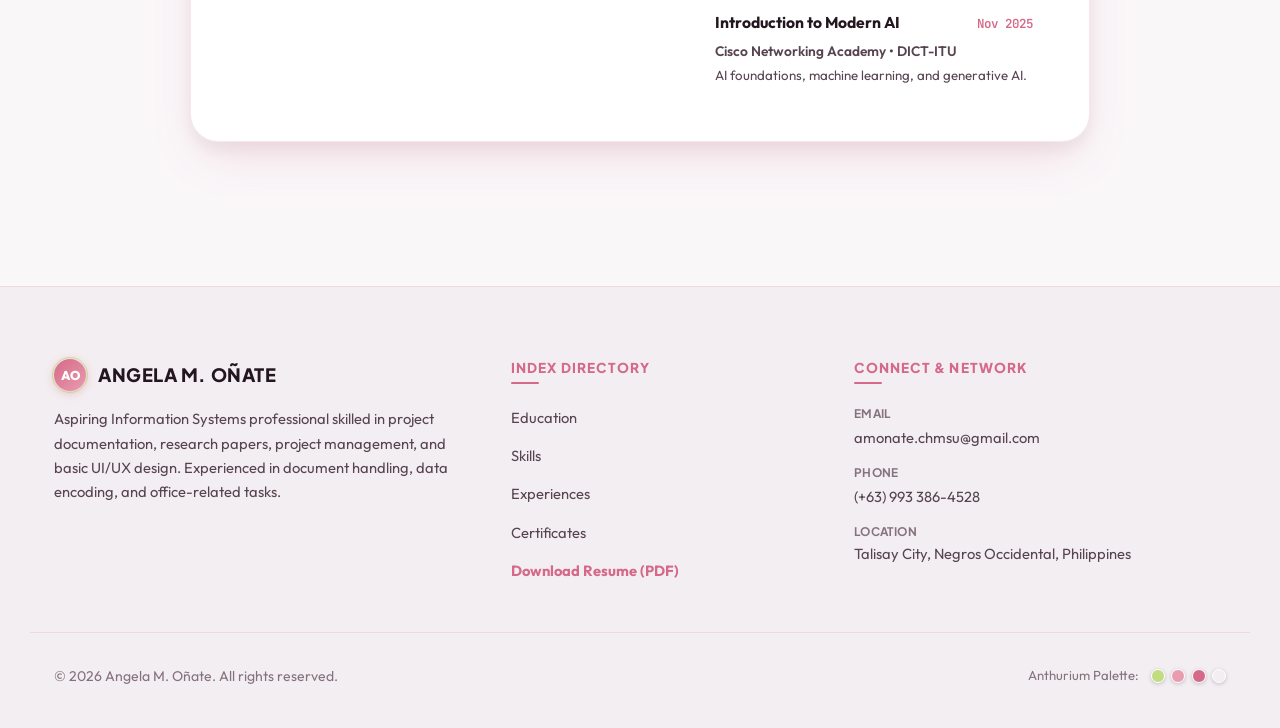
<file: resume.html>
<!DOCTYPE html>
<html lang="en" data-theme="light">
<head>
  <meta charset="UTF-8">
  <meta name="viewport" content="width=device-width, initial-scale=1.0">
  <title>Resume | Angela M. Oñate — Information Systems &amp; UI/UX Portfolio</title>
  <meta name="description" content="Official Curriculum Vitae of Angela M. Oñate — Education at CHMSU, OJT at Talisay City Hall, technical competencies, and professional certifications.">
  <meta name="author" content="Angela M. Oñate">

  <!-- Immediate Theme Initializer -->
  <script>
    (function() {
      const t = localStorage.getItem('angela_portfolio_theme') || 
        (window.matchMedia('(prefers-color-scheme: dark)').matches ? 'dark' : 'light');
      document.documentElement.setAttribute('data-theme', t);
    })();
  </script>

  <!-- Favicon -->
  <link rel="icon" type="image/svg+xml" href="data:image/svg+xml,<svg xmlns='http://www.w3.org/2000/svg' viewBox='0 0 100 100'><circle cx='50' cy='50' r='48' fill='%23D56989'/><text x='50' y='64' font-size='42' font-family='sans-serif' font-weight='bold' fill='white' text-anchor='middle'>AO</text></svg>">

  <!-- Stylesheet -->
  <link rel="stylesheet" href="styles.css">
</head>
<body>

  <!-- Ambient Backdrop Glows -->
  <div class="ambient-glow" aria-hidden="true">
    <div class="glow-orb glow-1"></div>
    <div class="glow-orb glow-2"></div>
    <div class="glow-orb glow-3"></div>
  </div>

  <!-- Header -->
  <header class="site-header" id="site-header">
    <div class="nav-container">
      <nav class="nav-bar" aria-label="Main Navigation">
        <a href="index.html" class="brand-logo" id="brand-logo" aria-label="Angela Oñate Home">
          <div class="logo-avatar">AO</div>
          <span class="brand-name">Angela <span>Oñate</span></span>
        </a>

        <ul class="nav-menu" id="nav-menu" role="menubar">
          <li role="none"><a href="index.html" class="nav-link" role="menuitem">Home</a></li>
          <li role="none"><a href="about.html" class="nav-link" role="menuitem">About</a></li>
          <li role="none"><a href="skills.html" class="nav-link" role="menuitem">Skills</a></li>
          <li role="none"><a href="certificates.html" class="nav-link" role="menuitem">Certificates</a></li>
          <li role="none"><a href="resume.html" class="nav-link active" role="menuitem">Resume</a></li>
          <li role="none"><a href="contact.html" class="nav-link" role="menuitem">Contact</a></li>
        </ul>

        <div class="header-actions">
          <button class="theme-toggle-btn" id="theme-toggle-btn" type="button" aria-label="Switch between light and dark theme">
            <svg class="theme-icon icon-sun" viewBox="0 0 24 24"><circle cx="12" cy="12" r="5"></circle><line x1="12" y1="1" x2="12" y2="3"></line><line x1="12" y1="21" x2="12" y2="23"></line><line x1="4.22" y1="4.22" x2="5.64" y2="5.64"></line><line x1="18.36" y1="18.36" x2="19.78" y2="19.78"></line><line x1="1" y1="12" x2="3" y2="12"></line><line x1="21" y1="12" x2="23" y2="12"></line><line x1="4.22" y1="19.78" x2="5.64" y2="18.36"></line><line x1="18.36" y1="5.64" x2="19.78" y2="4.22"></line></svg>
            <svg class="theme-icon icon-moon" viewBox="0 0 24 24"><path d="M21 12.79A9 9 0 1 1 11.21 3 7 7 0 0 0 21 12.79z"></path></svg>
          </button>

          <button class="mobile-nav-toggle" id="mobile-nav-toggle" type="button" aria-label="Toggle navigation menu" aria-expanded="false">
            <span class="hamburger-line"></span>
            <span class="hamburger-line"></span>
            <span class="hamburger-line"></span>
          </button>
        </div>
      </nav>
    </div>
  </header>

  <!-- Mobile Drawer -->
  <div class="mobile-nav-drawer" id="mobile-nav-drawer" aria-hidden="true">
    <div class="mobile-drawer-content">
      <ul class="mobile-nav-links">
        <li><a href="index.html" class="mobile-nav-link">Home</a></li>
        <li><a href="about.html" class="mobile-nav-link">About</a></li>
        <li><a href="skills.html" class="mobile-nav-link">Skills</a></li>
        <li><a href="certificates.html" class="mobile-nav-link">Certificates</a></li>
        <li><a href="resume.html" class="mobile-nav-link active">Resume</a></li>
        <li><a href="contact.html" class="mobile-nav-link">Contact</a></li>
      </ul>
      <div class="mobile-drawer-footer">
        <a href="contact.html" class="btn btn-primary" style="width: 100%;">Let's Connect</a>
      </div>
    </div>
  </div>

  <main class="page-main">
    <div class="container">
      <!-- Section Header -->
      <div class="section-header">
        <span class="section-tag">Curriculum Vitae</span>
        <h1 class="section-title">Official Resume &amp; Academic Record</h1>
        <p class="section-desc">
          Clean, printable curriculum vitae formatted for screen review, instant PDF export, or physical printouts.
        </p>
      </div>

      <!-- Action Buttons -->
      <div class="resume-action-bar">
        <button class="btn btn-primary" id="btn-print-resume" type="button">
          <svg width="18" height="18" viewBox="0 0 24 24" fill="none" stroke="currentColor" stroke-width="2"><polyline points="6 9 6 2 18 2 18 9"></polyline><path d="M6 18H4a2 2 0 0 1-2-2v-5a2 2 0 0 1 2-2h16a2 2 0 0 1 2 2v5a2 2 0 0 1-2 2h-2"></path><rect x="6" y="14" width="12" height="8"></rect></svg>
          <span>Print / Save as PDF</span>
        </button>
      </div>

      <!-- Resume Paper Layout -->
      <article class="resume-paper" id="resume-document">
        <header class="resume-header">
          <div class="resume-header-info">
            <h2 class="resume-name">ANGELA M. OÑATE</h2>
            <div class="resume-role">Aspiring Information Systems Professional</div>
            <div class="resume-contact-inline">
              <span class="contact-pill">📞 (+63) 993 386-4528</span>
              <span class="contact-pill">✉️ amonate.chmsu@gmail.com</span>
              <span class="contact-pill">📍 Brgy. Zone 5, Talisay City, Negros Occidental 6115</span>
            </div>
            <p class="resume-summary">
              Aspiring Information Systems professional skilled in project documentation, research papers, and basic UI/UX design, with experience in creating clear documents and user-friendly interfaces.
            </p>
          </div>
          <div class="resume-photo-box">
            <img src="assets/angela-photo.png" alt="Angela M. Oñate portrait photo" class="resume-photo-mini" width="105" height="125">
          </div>
        </header>

        <div class="resume-grid-body">
          <!-- Main Left Column: Experience & Education -->
          <div class="resume-col-main">
            <!-- Experience Block -->
            <div class="resume-section-block">
              <h3 class="resume-block-title">Professional Experience</h3>
              
              <div class="resume-entry">
                <div class="entry-head">
                  <span class="entry-role">Project Manager &amp; Systems Analyst</span>
                  <span class="entry-date">Live Deployment</span>
                </div>
                <div class="entry-org">Human Resource Information System (HRIS) • Municipality of E.B. Magalona</div>
                <p class="entry-details">
                  Managed the design and deployment of the EB Magalona HRIS (<a href="https://hris.lsab.online/login" target="_blank" rel="noopener noreferrer" style="color: var(--accent-primary); text-decoration: underline;">hris.lsab.online</a>), streamlining employee records, attendance monitoring via kiosk, and municipal HR workflows.
                </p>
              </div>

              <div class="resume-entry">
                <div class="entry-head">
                  <span class="entry-role">On-the-Job Trainee (OJT)</span>
                  <span class="entry-date">Talisay City Hall</span>
                </div>
                <div class="entry-org">Business Permits and Licensing Office (BPLO) • Talisay City, Negros Occidental</div>
                <p class="entry-details">
                  Assisted with document handling, data encoding, citizen intake routing, and office-related tasks to optimize local government unit permit processing.
                </p>
              </div>
            </div>

            <!-- Education Block -->
            <div class="resume-section-block">
              <h3 class="resume-block-title">Education</h3>
              
              <div class="resume-entry">
                <div class="entry-head">
                  <span class="entry-role">Carlos Hilado Memorial State University</span>
                  <span class="entry-date">2023 — 2027</span>
                </div>
                <div class="entry-org">Bachelor of Science in Information Systems</div>
              </div>

              <div class="resume-entry">
                <div class="entry-head">
                  <span class="entry-role">Rafael B. Lacson Memorial High School</span>
                  <span class="entry-date">2021 — 2023</span>
                </div>
                <div class="entry-org">Senior High School • HUMSS (Humanities and Social Sciences)</div>
              </div>

              <div class="resume-entry">
                <div class="entry-head">
                  <span class="entry-role">Rafael B. Lacson Memorial High School</span>
                  <span class="entry-date">2017 — 2021</span>
                </div>
                <div class="entry-org">Junior High School</div>
              </div>

              <div class="resume-entry">
                <div class="entry-head">
                  <span class="entry-role">Talisay South Elementary School</span>
                  <span class="entry-date">2012 — 2017</span>
                </div>
                <div class="entry-org">Elementary Graduate</div>
              </div>
            </div>
          </div>

          <!-- Secondary Right Column: Skills & Certificates -->
          <div class="resume-col-side">
            <!-- Skills Block -->
            <div class="resume-section-block">
              <h3 class="resume-block-title">Skills</h3>
              <div class="resume-skill-item">
                <strong>• Documentation:</strong>
                <span>Research Papers, Reports, System SRS, Flowcharts</span>
              </div>
              <div class="resume-skill-item">
                <strong>• Project Coordination:</strong>
                <span>Planning, Task Coordination, Team Collaboration</span>
              </div>
              <div class="resume-skill-item">
                <strong>• UI/UX &amp; Design Tools:</strong>
                <span>Figma, Wireframing, Prototyping, HCI Principles</span>
              </div>
              <div class="resume-skill-item">
                <strong>• Data Analytics &amp; Tools:</strong>
                <span>Microsoft Excel (Pivots, Analytics), SQL, Databricks BI</span>
              </div>
            </div>

            <!-- Certificates Block -->
            <div class="resume-section-block">
              <h3 class="resume-block-title">Certificates</h3>
              
              <div class="resume-entry">
                <div class="entry-head">
                  <span class="entry-role">Introduction to Business Analysis</span>
                  <span class="entry-date">Nov 2025</span>
                </div>
                <div class="entry-org">IBM / Coursera</div>
                <p class="entry-details">Requirements gathering, stakeholder engagement, gap analysis.</p>
              </div>

              <div class="resume-entry">
                <div class="entry-head">
                  <span class="entry-role">Business Analytics with Excel</span>
                  <span class="entry-date">Nov 2025</span>
                </div>
                <div class="entry-org">Microsoft / Simplilearn SkillUp</div>
                <p class="entry-details">Excel data analysis, pivot tables, statistics, dashboards.</p>
              </div>

              <div class="resume-entry">
                <div class="entry-head">
                  <span class="entry-role">SQL Analytics and BI on Databricks</span>
                  <span class="entry-date">Nov 2025</span>
                </div>
                <div class="entry-org">Databricks / Simplilearn SkillUp</div>
                <p class="entry-details">SQL queries, dashboards, and BI visualizations.</p>
              </div>

              <div class="resume-entry">
                <div class="entry-head">
                  <span class="entry-role">Introduction to Cybersecurity</span>
                  <span class="entry-date">Nov 2025</span>
                </div>
                <div class="entry-org">Cisco Networking Academy • DICT-ITU</div>
                <p class="entry-details">Cyber threats, vulnerabilities, attacks, and data protection.</p>
              </div>

              <div class="resume-entry">
                <div class="entry-head">
                  <span class="entry-role">Introduction to Modern AI</span>
                  <span class="entry-date">Nov 2025</span>
                </div>
                <div class="entry-org">Cisco Networking Academy • DICT-ITU</div>
                <p class="entry-details">AI foundations, machine learning, and generative AI.</p>
              </div>
            </div>
          </div>
        </div>
      </article>
    </div>
  </main>

  <!-- Footer -->
  <footer class="site-footer">
    <div class="container footer-grid-container">
      <!-- Col 1: Bio & Brand -->
      <div class="footer-col footer-col-brand">
        <div class="footer-brand">
          <div class="logo-avatar" style="width: 32px; height: 32px; font-size: 0.8rem;">AO</div>
          <span class="footer-brand-title">ANGELA M. OÑATE</span>
        </div>
        <p class="footer-bio">
          Aspiring Information Systems professional skilled in project documentation, research papers, project management, and basic UI/UX design. Experienced in document handling, data encoding, and office-related tasks.
        </p>
      </div>

      <!-- Col 2: Index Directory -->
      <div class="footer-col footer-col-nav">
        <h3 class="footer-col-title">INDEX DIRECTORY</h3>
        <ul class="footer-links-list">
          <li><a href="resume.html#education" class="footer-link">Education</a></li>
          <li><a href="skills.html" class="footer-link">Skills</a></li>
          <li><a href="about.html#experience" class="footer-link">Experiences</a></li>
          <li><a href="certificates.html" class="footer-link">Certificates</a></li>
          <li><a href="resume.html" class="footer-link footer-link-resume">Download Resume (PDF)</a></li>
        </ul>
      </div>

      <!-- Col 3: Connect & Network -->
      <div class="footer-col footer-col-connect">
        <h3 class="footer-col-title">CONNECT &amp; NETWORK</h3>
        <ul class="footer-contact-list">
          <li class="footer-contact-item">
            <span class="footer-contact-label">Email</span>
            <a href="mailto:amonate.chmsu@gmail.com" class="footer-link">amonate.chmsu@gmail.com</a>
          </li>
          <li class="footer-contact-item">
            <span class="footer-contact-label">Phone</span>
            <a href="tel:+639933864528" class="footer-link">(+63) 993 386-4528</a>
          </li>
          <li class="footer-contact-item">
            <span class="footer-contact-label">Location</span>
            <span class="footer-contact-val">Talisay City, Negros Occidental, Philippines</span>
          </li>
        </ul>
      </div>
    </div>

    <!-- Bottom Copyright & Palette Bar -->
    <div class="container footer-bottom-bar">
      <div class="footer-copyright">
        © 2026 Angela M. Oñate. All rights reserved.
      </div>

      <div class="footer-palette-group">
        <span class="footer-palette-label">Anthurium Palette:</span>
        <div class="footer-palette-swatches">
          <span class="swatch-dot" style="background: #C2DC80;" title="Sorbet Stem (#C2DC80)"></span>
          <span class="swatch-dot" style="background: #EA9CAF;" title="Petal Glaze (#EA9CAF)"></span>
          <span class="swatch-dot" style="background: #D56989;" title="Dusty Orchid (#D56989)"></span>
          <span class="swatch-dot" style="background: #F3EEF1;" title="Powdered Lilac Grey (#F3EEF1)"></span>
        </div>
      </div>
    </div>
  </footer>

  <button class="back-to-top" id="back-to-top" type="button" aria-label="Back to top">
    <svg width="20" height="20" viewBox="0 0 24 24" fill="none" stroke="currentColor" stroke-width="2"><path d="M18 15l-6-6-6 6"/></svg>
  </button>

  <div class="toast-container" id="toast-container" aria-live="polite"></div>

  <script src="script.js"></script>
</body>
</html>
</file>
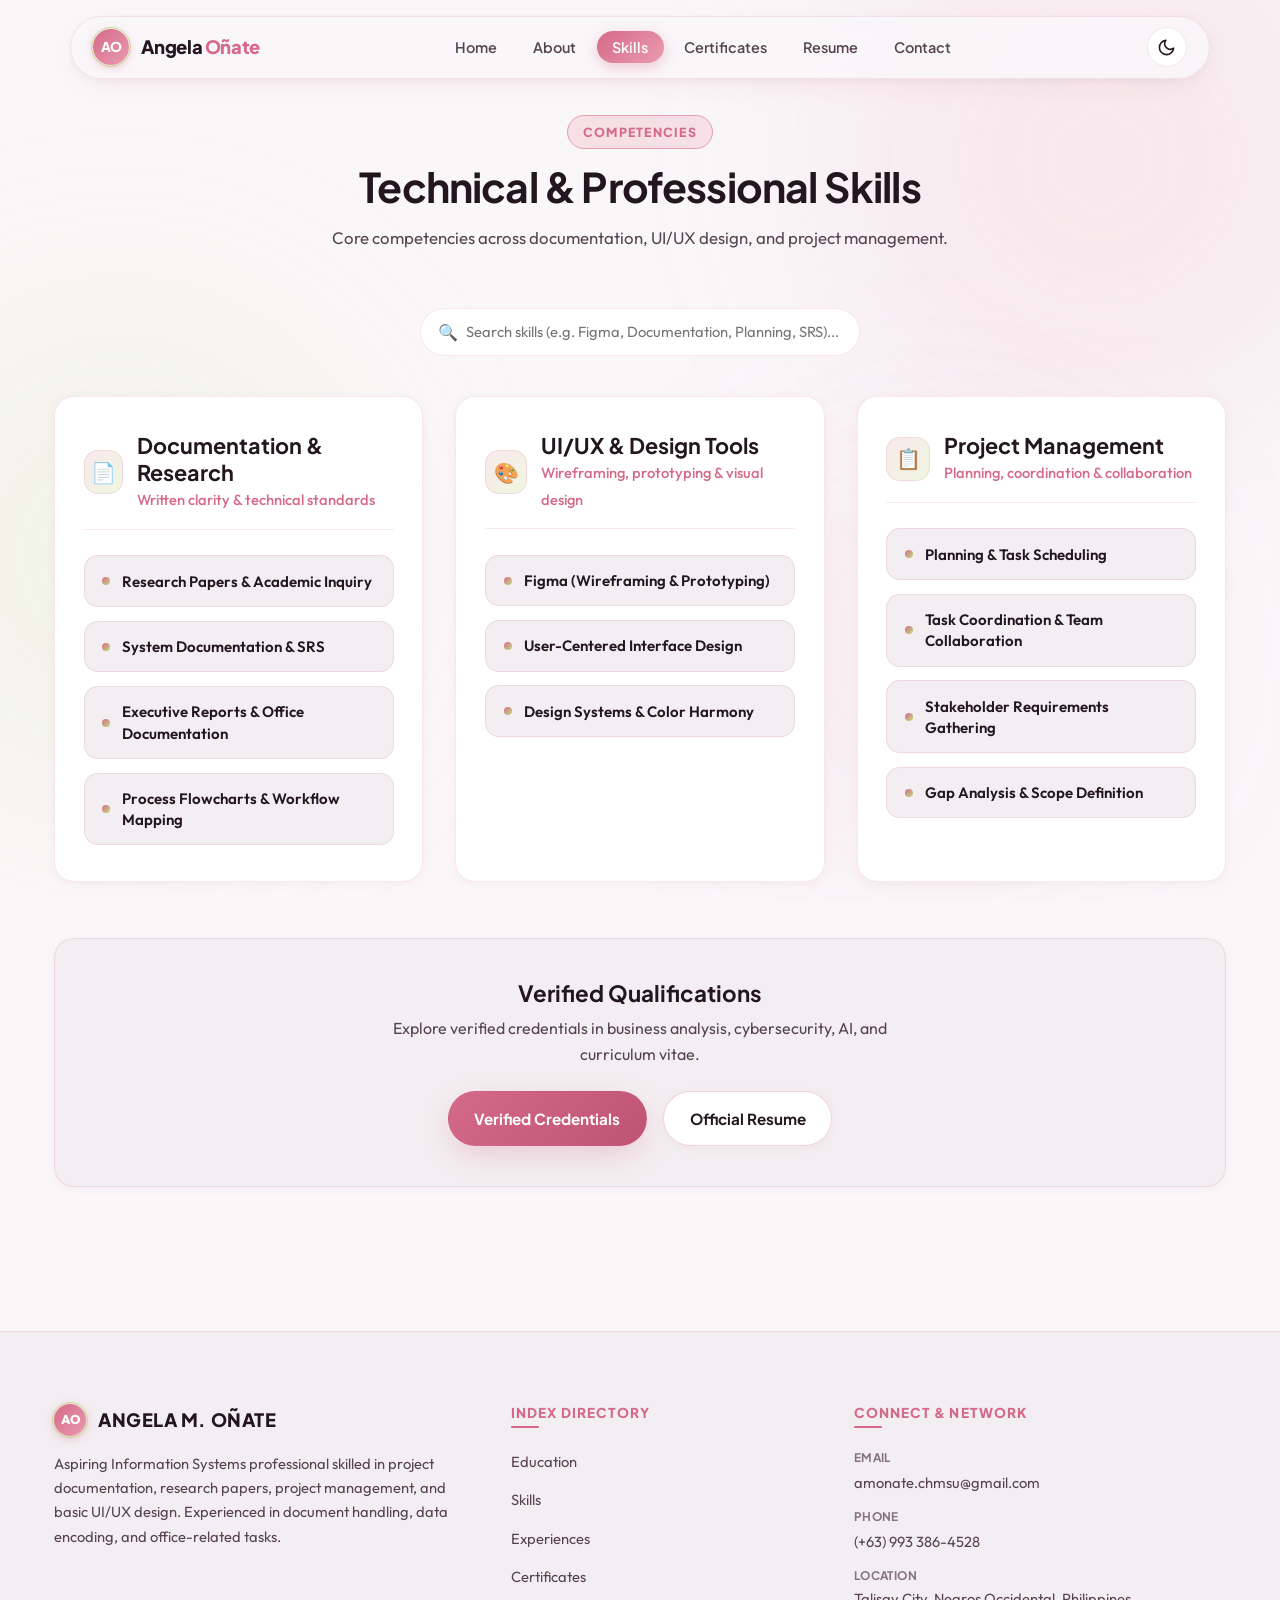
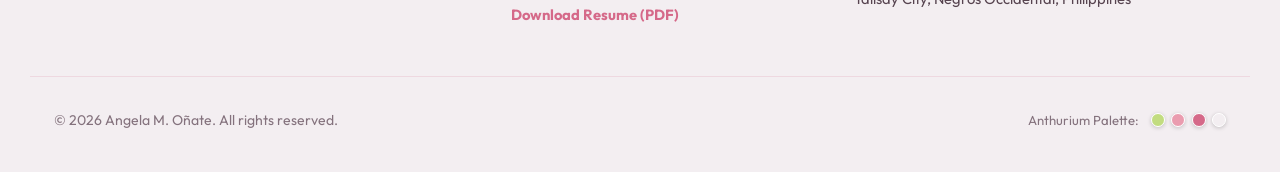
<file: skills.html>
<!DOCTYPE html>
<html lang="en" data-theme="light">
<head>
  <meta charset="UTF-8">
  <meta name="viewport" content="width=device-width, initial-scale=1.0">
  <title>Skills | Angela M. Oñate — Information Systems &amp; UI/UX Portfolio</title>
  <meta name="description" content="Explore technical and professional competencies of Angela M. Oñate: Documentation &amp; Research, UI/UX Design with Figma, and Project Management.">
  <meta name="author" content="Angela M. Oñate">

  <!-- Immediate Theme Initializer -->
  <script>
    (function() {
      const t = localStorage.getItem('angela_portfolio_theme') || 
        (window.matchMedia('(prefers-color-scheme: dark)').matches ? 'dark' : 'light');
      document.documentElement.setAttribute('data-theme', t);
    })();
  </script>

  <!-- Favicon -->
  <link rel="icon" type="image/svg+xml" href="data:image/svg+xml,<svg xmlns='http://www.w3.org/2000/svg' viewBox='0 0 100 100'><circle cx='50' cy='50' r='48' fill='%23D56989'/><text x='50' y='64' font-size='42' font-family='sans-serif' font-weight='bold' fill='white' text-anchor='middle'>AO</text></svg>">

  <!-- Stylesheet -->
  <link rel="stylesheet" href="styles.css">
</head>
<body>

  <!-- Ambient Backdrop Glows -->
  <div class="ambient-glow" aria-hidden="true">
    <div class="glow-orb glow-1"></div>
    <div class="glow-orb glow-2"></div>
    <div class="glow-orb glow-3"></div>
  </div>

  <!-- Header -->
  <header class="site-header" id="site-header">
    <div class="nav-container">
      <nav class="nav-bar" aria-label="Main Navigation">
        <a href="index.html" class="brand-logo" id="brand-logo" aria-label="Angela Oñate Home">
          <div class="logo-avatar">AO</div>
          <span class="brand-name">Angela <span>Oñate</span></span>
        </a>

        <ul class="nav-menu" id="nav-menu" role="menubar">
          <li role="none"><a href="index.html" class="nav-link" role="menuitem">Home</a></li>
          <li role="none"><a href="about.html" class="nav-link" role="menuitem">About</a></li>
          <li role="none"><a href="skills.html" class="nav-link active" role="menuitem">Skills</a></li>
          <li role="none"><a href="certificates.html" class="nav-link" role="menuitem">Certificates</a></li>
          <li role="none"><a href="resume.html" class="nav-link" role="menuitem">Resume</a></li>
          <li role="none"><a href="contact.html" class="nav-link" role="menuitem">Contact</a></li>
        </ul>

        <div class="header-actions">
          <button class="theme-toggle-btn" id="theme-toggle-btn" type="button" aria-label="Switch between light and dark theme">
            <svg class="theme-icon icon-sun" viewBox="0 0 24 24"><circle cx="12" cy="12" r="5"></circle><line x1="12" y1="1" x2="12" y2="3"></line><line x1="12" y1="21" x2="12" y2="23"></line><line x1="4.22" y1="4.22" x2="5.64" y2="5.64"></line><line x1="18.36" y1="18.36" x2="19.78" y2="19.78"></line><line x1="1" y1="12" x2="3" y2="12"></line><line x1="21" y1="12" x2="23" y2="12"></line><line x1="4.22" y1="19.78" x2="5.64" y2="18.36"></line><line x1="18.36" y1="5.64" x2="19.78" y2="4.22"></line></svg>
            <svg class="theme-icon icon-moon" viewBox="0 0 24 24"><path d="M21 12.79A9 9 0 1 1 11.21 3 7 7 0 0 0 21 12.79z"></path></svg>
          </button>

          <button class="mobile-nav-toggle" id="mobile-nav-toggle" type="button" aria-label="Toggle navigation menu" aria-expanded="false">
            <span class="hamburger-line"></span>
            <span class="hamburger-line"></span>
            <span class="hamburger-line"></span>
          </button>
        </div>
      </nav>
    </div>
  </header>

  <!-- Mobile Drawer -->
  <div class="mobile-nav-drawer" id="mobile-nav-drawer" aria-hidden="true">
    <div class="mobile-drawer-content">
      <ul class="mobile-nav-links">
        <li><a href="index.html" class="mobile-nav-link">Home</a></li>
        <li><a href="about.html" class="mobile-nav-link">About</a></li>
        <li><a href="skills.html" class="mobile-nav-link active">Skills</a></li>
        <li><a href="certificates.html" class="mobile-nav-link">Certificates</a></li>
        <li><a href="resume.html" class="mobile-nav-link">Resume</a></li>
        <li><a href="contact.html" class="mobile-nav-link">Contact</a></li>
      </ul>
      <div class="mobile-drawer-footer">
        <a href="contact.html" class="btn btn-primary" style="width: 100%;">Let's Connect</a>
      </div>
    </div>
  </div>

  <main class="page-main">
    <div class="container">
      <!-- Section Header -->
      <div class="section-header">
        <span class="section-tag">Competencies</span>
        <h1 class="section-title">Technical &amp; Professional Skills</h1>
        <p class="section-desc">
          Core competencies across documentation, UI/UX design, and project management.
        </p>
      </div>

      <!-- Live Search Bar -->
      <div class="skills-search-wrapper">
        <span class="search-icon-pos" aria-hidden="true">🔍</span>
        <input type="text" id="skills-search-input" class="skills-search-input" placeholder="Search skills (e.g. Figma, Documentation, Planning, SRS)..." aria-label="Search skills">
      </div>

      <div class="skills-grid" id="skills-grid">
        <!-- Category 1: Documentation & Research -->
        <article class="skill-category-card" data-skill-group="documentation">
          <div class="skill-category-header">
            <div class="card-icon-box">📄</div>
            <div>
              <h2 class="card-title">Documentation &amp; Research</h2>
              <span class="timeline-subtitle">Written clarity &amp; technical standards</span>
            </div>
          </div>
          <div class="skill-items-list">
            <div class="skill-item" data-skill-name="Research Papers & Academic Inquiry">
              <span class="skill-bullet" aria-hidden="true"></span>
              <span class="skill-name">Research Papers &amp; Academic Inquiry</span>
            </div>
            <div class="skill-item" data-skill-name="System Documentation & SRS">
              <span class="skill-bullet" aria-hidden="true"></span>
              <span class="skill-name">System Documentation &amp; SRS</span>
            </div>
            <div class="skill-item" data-skill-name="Executive Reports & Office Documentation">
              <span class="skill-bullet" aria-hidden="true"></span>
              <span class="skill-name">Executive Reports &amp; Office Documentation</span>
            </div>
            <div class="skill-item" data-skill-name="Process Flowcharts & Workflow Mapping">
              <span class="skill-bullet" aria-hidden="true"></span>
              <span class="skill-name">Process Flowcharts &amp; Workflow Mapping</span>
            </div>
          </div>
        </article>

        <!-- Category 2: UI/UX & Design Tools -->
        <article class="skill-category-card" data-skill-group="uiux">
          <div class="skill-category-header">
            <div class="card-icon-box">🎨</div>
            <div>
              <h2 class="card-title">UI/UX &amp; Design Tools</h2>
              <span class="timeline-subtitle">Wireframing, prototyping &amp; visual design</span>
            </div>
          </div>
          <div class="skill-items-list">
            <div class="skill-item" data-skill-name="Figma (Wireframing & Prototyping)">
              <span class="skill-bullet" aria-hidden="true"></span>
              <span class="skill-name">Figma (Wireframing &amp; Prototyping)</span>
            </div>
            <div class="skill-item" data-skill-name="User-Centered Interface Design">
              <span class="skill-bullet" aria-hidden="true"></span>
              <span class="skill-name">User-Centered Interface Design</span>
            </div>
            <div class="skill-item" data-skill-name="Design Systems & Color Harmony">
              <span class="skill-bullet" aria-hidden="true"></span>
              <span class="skill-name">Design Systems &amp; Color Harmony</span>
            </div>
          </div>
        </article>

        <!-- Category 3: Project Management -->
        <article class="skill-category-card" data-skill-group="management">
          <div class="skill-category-header">
            <div class="card-icon-box">📋</div>
            <div>
              <h2 class="card-title">Project Management</h2>
              <span class="timeline-subtitle">Planning, coordination &amp; collaboration</span>
            </div>
          </div>
          <div class="skill-items-list">
            <div class="skill-item" data-skill-name="Planning & Task Scheduling">
              <span class="skill-bullet" aria-hidden="true"></span>
              <span class="skill-name">Planning &amp; Task Scheduling</span>
            </div>
            <div class="skill-item" data-skill-name="Task Coordination & Team Collaboration">
              <span class="skill-bullet" aria-hidden="true"></span>
              <span class="skill-name">Task Coordination &amp; Team Collaboration</span>
            </div>
            <div class="skill-item" data-skill-name="Stakeholder Requirements Gathering">
              <span class="skill-bullet" aria-hidden="true"></span>
              <span class="skill-name">Stakeholder Requirements Gathering</span>
            </div>
            <div class="skill-item" data-skill-name="Gap Analysis & Scope Definition">
              <span class="skill-bullet" aria-hidden="true"></span>
              <span class="skill-name">Gap Analysis &amp; Scope Definition</span>
            </div>
          </div>
        </article>
      </div>

      <!-- Action Card -->
      <div class="about-card" style="margin-top: 3.5rem; text-align: center; background: var(--bg-canvas-subtle); padding: 2.5rem 1.5rem;">
        <h3 style="font-size: 1.4rem; margin-bottom: 0.5rem;">Verified Qualifications</h3>
        <p style="color: var(--text-secondary); max-width: 550px; margin: 0 auto 1.5rem;">
          Explore verified credentials in business analysis, cybersecurity, AI, and curriculum vitae.
        </p>
        <div style="display: flex; justify-content: center; gap: 1rem; flex-wrap: wrap;">
          <a href="certificates.html" class="btn btn-primary">Verified Credentials</a>
          <a href="resume.html" class="btn btn-secondary">Official Resume</a>
        </div>
      </div>
    </div>
  </main>

  <!-- Footer -->
  <footer class="site-footer">
    <div class="container footer-grid-container">
      <!-- Col 1: Bio & Brand -->
      <div class="footer-col footer-col-brand">
        <div class="footer-brand">
          <div class="logo-avatar" style="width: 32px; height: 32px; font-size: 0.8rem;">AO</div>
          <span class="footer-brand-title">ANGELA M. OÑATE</span>
        </div>
        <p class="footer-bio">
          Aspiring Information Systems professional skilled in project documentation, research papers, project management, and basic UI/UX design. Experienced in document handling, data encoding, and office-related tasks.
        </p>
      </div>

      <!-- Col 2: Index Directory -->
      <div class="footer-col footer-col-nav">
        <h3 class="footer-col-title">INDEX DIRECTORY</h3>
        <ul class="footer-links-list">
          <li><a href="resume.html#education" class="footer-link">Education</a></li>
          <li><a href="skills.html" class="footer-link">Skills</a></li>
          <li><a href="about.html#experience" class="footer-link">Experiences</a></li>
          <li><a href="certificates.html" class="footer-link">Certificates</a></li>
          <li><a href="resume.html" class="footer-link footer-link-resume">Download Resume (PDF)</a></li>
        </ul>
      </div>

      <!-- Col 3: Connect & Network -->
      <div class="footer-col footer-col-connect">
        <h3 class="footer-col-title">CONNECT &amp; NETWORK</h3>
        <ul class="footer-contact-list">
          <li class="footer-contact-item">
            <span class="footer-contact-label">Email</span>
            <a href="mailto:amonate.chmsu@gmail.com" class="footer-link">amonate.chmsu@gmail.com</a>
          </li>
          <li class="footer-contact-item">
            <span class="footer-contact-label">Phone</span>
            <a href="tel:+639933864528" class="footer-link">(+63) 993 386-4528</a>
          </li>
          <li class="footer-contact-item">
            <span class="footer-contact-label">Location</span>
            <span class="footer-contact-val">Talisay City, Negros Occidental, Philippines</span>
          </li>
        </ul>
      </div>
    </div>

    <!-- Bottom Copyright & Palette Bar -->
    <div class="container footer-bottom-bar">
      <div class="footer-copyright">
        © 2026 Angela M. Oñate. All rights reserved.
      </div>

      <div class="footer-palette-group">
        <span class="footer-palette-label">Anthurium Palette:</span>
        <div class="footer-palette-swatches">
          <span class="swatch-dot" style="background: #C2DC80;" title="Sorbet Stem (#C2DC80)"></span>
          <span class="swatch-dot" style="background: #EA9CAF;" title="Petal Glaze (#EA9CAF)"></span>
          <span class="swatch-dot" style="background: #D56989;" title="Dusty Orchid (#D56989)"></span>
          <span class="swatch-dot" style="background: #F3EEF1;" title="Powdered Lilac Grey (#F3EEF1)"></span>
        </div>
      </div>
    </div>
  </footer>

  <button class="back-to-top" id="back-to-top" type="button" aria-label="Back to top">
    <svg width="20" height="20" viewBox="0 0 24 24" fill="none" stroke="currentColor" stroke-width="2"><path d="M18 15l-6-6-6 6"/></svg>
  </button>

  <div class="toast-container" id="toast-container" aria-live="polite"></div>

  <script src="script.js"></script>
</body>
</html>
</file>
<file: styles.css>
/* ==========================================================================
   ANGELA M. OÑATE - WEB PORTFOLIO DESIGN SYSTEM
   Palette Inspiration:
   - Sorbet Stem:        #C2DC80 (RGB: 194, 220, 128)
   - Petal Glaze:        #EA9CAF (RGB: 234, 156, 175)
   - Dusty Orchid:       #D56989 (RGB: 213, 105, 137)
   - Powdered Lilac Grey: #F3EEF1 (RGB: 243, 238, 241)
   ========================================================================== */

@import url('https://fonts.googleapis.com/css2?family=JetBrains+Mono:wght@400;600;700&family=Outfit:wght@300;400;500;600;700&family=Plus+Jakarta+Sans:wght@400;500;600;700;800&display=swap');

/* --- CSS Variables & Color Tokens --- */
:root {
  /* Exact User-Supplied Color Palette */
  --palette-sorbet-stem: #C2DC80;
  --palette-petal-glaze: #EA9CAF;
  --palette-dusty-orchid: #D56989;
  --palette-powdered-lilac: #F3EEF1;

  /* Typography */
  --font-heading: 'Plus Jakarta Sans', -apple-system, BlinkMacSystemFont, sans-serif;
  --font-body: 'Outfit', -apple-system, BlinkMacSystemFont, sans-serif;
  --font-mono: 'JetBrains Mono', monospace;

  /* Transitions */
  --ease-spring: cubic-bezier(0.16, 1, 0.3, 1);
  --transition-fast: 0.18s ease;
  --transition-normal: 0.3s cubic-bezier(0.16, 1, 0.3, 1);
  --transition-slow: 0.5s cubic-bezier(0.16, 1, 0.3, 1);

  /* Radii */
  --radius-sm: 8px;
  --radius-md: 14px;
  --radius-lg: 20px;
  --radius-xl: 28px;
  --radius-full: 9999px;
}

/* Light Theme (Default) */
[data-theme="light"], :root {
  --bg-body: #FAF7F9;
  --bg-canvas-subtle: #F3EEF1;
  --bg-surface: #FFFFFF;
  --bg-surface-glass: rgba(255, 255, 255, 0.82);
  --bg-surface-elevated: #FFFFFF;
  --bg-card: #FFFFFF;
  --bg-card-hover: #FFF9FB;
  --bg-input: #FAF5F8;

  --border-subtle: rgba(213, 105, 137, 0.16);
  --border-medium: rgba(213, 105, 137, 0.28);
  --border-hover: #D56989;

  --text-primary: #23161F;
  --text-secondary: #574450;
  --text-muted: #84727D;
  --text-on-accent: #FFFFFF;
  --text-on-stem: #2B380E;

  --accent-primary: #D56989;
  --accent-primary-hover: #BF5374;
  --accent-secondary: #EA9CAF;
  --accent-vitality: #C2DC80;
  --accent-vitality-dark: #7B9B26;

  --shadow-sm: 0 2px 8px rgba(213, 105, 137, 0.08);
  --shadow-md: 0 10px 30px -10px rgba(213, 105, 137, 0.16), 0 2px 10px rgba(35, 22, 31, 0.04);
  --shadow-lg: 0 20px 48px -12px rgba(213, 105, 137, 0.22), 0 8px 18px rgba(35, 22, 31, 0.06);
  --shadow-glow-orchid: 0 10px 30px -6px rgba(213, 105, 137, 0.35);
  --shadow-glow-stem: 0 10px 24px -6px rgba(194, 220, 128, 0.45);

  --badge-bg-stem: rgba(194, 220, 128, 0.35);
  --badge-border-stem: #A7C951;
  --badge-text-stem: #3A4C12;

  --badge-bg-petal: rgba(234, 156, 175, 0.25);
  --badge-border-petal: #EA9CAF;
  --badge-text-petal: #9E3758;

  --nav-backdrop: rgba(250, 247, 249, 0.85);
  --hero-mesh-1: rgba(234, 156, 175, 0.28);
  --hero-mesh-2: rgba(194, 220, 128, 0.25);
  --hero-mesh-3: rgba(213, 105, 137, 0.15);
}

/* Dark Theme */
[data-theme="dark"] {
  --bg-body: #120B10;
  --bg-canvas-subtle: #190F16;
  --bg-surface: #1E121B;
  --bg-surface-glass: rgba(30, 18, 27, 0.82);
  --bg-surface-elevated: #281924;
  --bg-card: #22141F;
  --bg-card-hover: #2B1A27;
  --bg-input: #180D16;

  --border-subtle: rgba(234, 156, 175, 0.14);
  --border-medium: rgba(234, 156, 175, 0.26);
  --border-hover: #EA9CAF;

  --text-primary: #FAF4F8;
  --text-secondary: #D4C3CD;
  --text-muted: #9D8A95;
  --text-on-accent: #190B15;
  --text-on-stem: #151F06;

  --accent-primary: #E27999;
  --accent-primary-hover: #F295B0;
  --accent-secondary: #EA9CAF;
  --accent-vitality: #C2DC80;
  --accent-vitality-dark: #C2DC80;

  --shadow-sm: 0 2px 8px rgba(0, 0, 0, 0.4);
  --shadow-md: 0 10px 30px -10px rgba(0, 0, 0, 0.6), 0 0 15px rgba(213, 105, 137, 0.1);
  --shadow-lg: 0 20px 48px -12px rgba(0, 0, 0, 0.75), 0 0 30px rgba(213, 105, 137, 0.18);
  --shadow-glow-orchid: 0 10px 32px -4px rgba(226, 121, 153, 0.4);
  --shadow-glow-stem: 0 10px 28px -4px rgba(194, 220, 128, 0.4);

  --badge-bg-stem: rgba(194, 220, 128, 0.16);
  --badge-border-stem: rgba(194, 220, 128, 0.4);
  --badge-text-stem: #D3EE92;

  --badge-bg-petal: rgba(234, 156, 175, 0.16);
  --badge-border-petal: rgba(234, 156, 175, 0.35);
  --badge-text-petal: #F5B8C7;

  --nav-backdrop: rgba(18, 11, 16, 0.88);
  --hero-mesh-1: rgba(213, 105, 137, 0.25);
  --hero-mesh-2: rgba(194, 220, 128, 0.15);
  --hero-mesh-3: rgba(234, 156, 175, 0.12);
}

/* Base Reset & Smooth Scrolling */
*, *::before, *::after {
  box-sizing: border-box;
  margin: 0;
  padding: 0;
}

html {
  scroll-behavior: smooth;
  font-size: 16px;
  -webkit-font-smoothing: antialiased;
  -moz-osx-font-smoothing: grayscale;
}

body {
  font-family: var(--font-body);
  background-color: var(--bg-body);
  color: var(--text-primary);
  line-height: 1.65;
  overflow-x: hidden;
  transition: background-color var(--transition-normal), color var(--transition-normal);
  position: relative;
  min-height: 100vh;
}

/* Ambient Floating Glow Blobs */
.ambient-glow {
  position: fixed;
  top: 0;
  left: 0;
  width: 100vw;
  height: 100vh;
  pointer-events: none;
  z-index: 0;
  overflow: hidden;
}

.glow-orb {
  position: absolute;
  border-radius: 50%;
  filter: blur(110px);
  opacity: 0.55;
  transition: opacity var(--transition-slow);
}

.glow-1 {
  width: 520px;
  height: 520px;
  background: var(--hero-mesh-1);
  top: -100px;
  right: -80px;
  animation: floatOrb 22s ease-in-out infinite alternate;
}

.glow-2 {
  width: 480px;
  height: 480px;
  background: var(--hero-mesh-2);
  top: 35%;
  left: -120px;
  animation: floatOrb 28s ease-in-out infinite alternate-reverse;
}

.glow-3 {
  width: 420px;
  height: 420px;
  background: var(--hero-mesh-3);
  bottom: 5%;
  right: 10%;
  animation: floatOrb 20s ease-in-out infinite alternate;
}

@keyframes floatOrb {
  0% { transform: translate(0, 0) scale(1); }
  50% { transform: translate(40px, -30px) scale(1.08); }
  100% { transform: translate(-30px, 40px) scale(0.96); }
}

/* Layout Container */
.container {
  width: 100%;
  max-width: 1220px;
  margin: 0 auto;
  padding: 0 1.5rem;
  position: relative;
  z-index: 1;
}

/* Headings */
h1, h2, h3, h4, h5, h6 {
  font-family: var(--font-heading);
  color: var(--text-primary);
  line-height: 1.25;
  font-weight: 700;
}

a {
  color: inherit;
  text-decoration: none;
  transition: color var(--transition-fast);
}

img {
  max-width: 100%;
  display: block;
}

button, input, textarea, select {
  font-family: inherit;
}

/* Focus Visibility & Accessibility */
:focus-visible {
  outline: 2px solid var(--accent-primary);
  outline-offset: 3px;
  border-radius: 4px;
}

/* --- HEADER & FLOATING NAVIGATION --- */
.site-header {
  position: fixed;
  top: 1rem;
  left: 0;
  width: 100%;
  z-index: 1000;
  transition: transform var(--transition-normal), top var(--transition-normal);
}

.nav-container {
  max-width: 1180px;
  margin: 0 auto;
  padding: 0 1.25rem;
}

.nav-bar {
  background: var(--nav-backdrop);
  backdrop-filter: blur(18px);
  -webkit-backdrop-filter: blur(18px);
  border: 1px solid var(--border-subtle);
  border-radius: var(--radius-full);
  padding: 0.65rem 1.4rem;
  display: flex;
  align-items: center;
  justify-content: space-between;
  box-shadow: var(--shadow-md);
  transition: all var(--transition-normal);
}

.brand-logo {
  display: flex;
  align-items: center;
  gap: 0.75rem;
  font-family: var(--font-heading);
  font-weight: 800;
  font-size: 1.15rem;
  letter-spacing: -0.02em;
}

.logo-avatar {
  width: 36px;
  height: 36px;
  border-radius: 50%;
  background: linear-gradient(135deg, var(--palette-dusty-orchid), var(--palette-petal-glaze));
  display: flex;
  align-items: center;
  justify-content: center;
  color: #FFFFFF;
  font-weight: 800;
  font-size: 0.85rem;
  box-shadow: 0 2px 10px rgba(213, 105, 137, 0.4);
  position: relative;
}

.logo-avatar::after {
  content: '';
  position: absolute;
  inset: -2px;
  border-radius: 50%;
  border: 1.5px solid var(--palette-sorbet-stem);
  opacity: 0.9;
}

.brand-name {
  color: var(--text-primary);
}

.brand-name span {
  color: var(--accent-primary);
}

/* Nav Menu */
.nav-menu {
  display: flex;
  align-items: center;
  list-style: none;
  gap: 0.35rem;
}

.nav-link {
  font-family: var(--font-heading);
  font-size: 0.9rem;
  font-weight: 600;
  color: var(--text-secondary);
  padding: 0.45rem 0.95rem;
  border-radius: var(--radius-full);
  transition: all var(--transition-fast);
  position: relative;
}

.nav-link:hover {
  color: var(--text-primary);
  background: rgba(213, 105, 137, 0.08);
}

.nav-link.active {
  color: var(--text-on-accent);
  background: linear-gradient(135deg, var(--palette-dusty-orchid), var(--palette-petal-glaze));
  box-shadow: 0 4px 14px rgba(213, 105, 137, 0.35);
}

/* Header Action Tools */
.header-actions {
  display: flex;
  align-items: center;
  gap: 0.65rem;
}

/* Theme Toggle Button */
.theme-toggle-btn {
  background: var(--bg-surface);
  border: 1px solid var(--border-subtle);
  color: var(--text-primary);
  width: 40px;
  height: 40px;
  border-radius: 50%;
  display: flex;
  align-items: center;
  justify-content: center;
  cursor: pointer;
  transition: all var(--transition-fast);
  position: relative;
  overflow: hidden;
}

.theme-toggle-btn:hover {
  border-color: var(--accent-primary);
  transform: rotate(15deg) scale(1.05);
  box-shadow: var(--shadow-sm);
}

.theme-icon {
  width: 19px;
  height: 19px;
  stroke: currentColor;
  stroke-width: 2;
  fill: none;
  stroke-linecap: round;
  stroke-linejoin: round;
  transition: transform 0.3s ease, opacity 0.3s ease;
}

.icon-sun {
  display: none;
}
.icon-moon {
  display: block;
}

[data-theme="dark"] .icon-sun {
  display: block;
}
[data-theme="dark"] .icon-moon {
  display: none;
}

/* Mobile Hamburger Button */
.mobile-nav-toggle {
  display: none;
  background: transparent;
  border: none;
  cursor: pointer;
  width: 42px;
  height: 42px;
  padding: 8px;
  border-radius: var(--radius-sm);
  color: var(--text-primary);
}

.hamburger-line {
  display: block;
  width: 22px;
  height: 2px;
  background: currentColor;
  margin: 5px auto;
  border-radius: 2px;
  transition: transform 0.25s ease, opacity 0.25s ease;
}

/* Mobile Nav Drawer */
.mobile-nav-drawer {
  position: fixed;
  top: 0;
  left: 0;
  width: 100%;
  height: 100vh;
  background: rgba(18, 11, 16, 0.65);
  backdrop-filter: blur(12px);
  -webkit-backdrop-filter: blur(12px);
  z-index: 999;
  opacity: 0;
  visibility: hidden;
  transition: opacity var(--transition-normal), visibility var(--transition-normal);
  display: flex;
  justify-content: flex-end;
}

.mobile-nav-drawer.open {
  opacity: 1;
  visibility: visible;
}

.mobile-drawer-content {
  width: 82%;
  max-width: 340px;
  height: 100%;
  background: var(--bg-surface);
  border-left: 1px solid var(--border-subtle);
  padding: 5rem 1.8rem 2rem;
  display: flex;
  flex-direction: column;
  justify-content: space-between;
  transform: translateX(100%);
  transition: transform var(--transition-normal);
}

.mobile-nav-drawer.open .mobile-drawer-content {
  transform: translateX(0);
}

.mobile-nav-links {
  list-style: none;
  display: flex;
  flex-direction: column;
  gap: 0.75rem;
}

.mobile-nav-link {
  font-family: var(--font-heading);
  font-size: 1.15rem;
  font-weight: 600;
  color: var(--text-secondary);
  display: block;
  padding: 0.75rem 1rem;
  border-radius: var(--radius-md);
  transition: all var(--transition-fast);
}

.mobile-nav-link.active, .mobile-nav-link:hover {
  background: rgba(213, 105, 137, 0.12);
  color: var(--accent-primary);
}

/* --- HERO / HOME SECTION --- */
.hero-section {
  padding: 8.5rem 0 5rem;
  position: relative;
}

.hero-grid {
  display: grid;
  grid-template-columns: 1.15fr 0.85fr;
  align-items: center;
  gap: 3.5rem;
}

.hero-content {
  display: flex;
  flex-direction: column;
  gap: 1.4rem;
}

/* Status Pill */
.status-pill {
  display: inline-flex;
  align-items: center;
  gap: 0.6rem;
  background: var(--badge-bg-stem);
  border: 1px solid var(--badge-border-stem);
  color: var(--badge-text-stem);
  font-family: var(--font-heading);
  font-size: 0.82rem;
  font-weight: 700;
  letter-spacing: 0.02em;
  padding: 0.4rem 0.95rem;
  border-radius: var(--radius-full);
  width: fit-content;
  box-shadow: var(--shadow-sm);
}

.pulse-dot {
  width: 8px;
  height: 8px;
  border-radius: 50%;
  background: var(--palette-dusty-orchid);
  position: relative;
}

.pulse-dot::before {
  content: '';
  position: absolute;
  inset: -3px;
  border-radius: 50%;
  background: var(--palette-sorbet-stem);
  animation: pulseScale 1.8s infinite;
}

@keyframes pulseScale {
  0% { transform: scale(1); opacity: 0.8; }
  100% { transform: scale(2.4); opacity: 0; }
}

/* Hero Typography */
.hero-title {
  font-size: clamp(2.4rem, 4.8vw, 3.8rem);
  font-weight: 800;
  letter-spacing: -0.03em;
  color: var(--text-primary);
  line-height: 1.15;
}

.hero-title .gradient-text {
  background: linear-gradient(135deg, var(--palette-dusty-orchid) 0%, var(--palette-petal-glaze) 60%, var(--palette-sorbet-stem) 100%);
  -webkit-background-clip: text;
  -webkit-text-fill-color: transparent;
}

.hero-subtitle {
  font-family: var(--font-heading);
  font-size: 1.15rem;
  font-weight: 600;
  color: var(--accent-primary);
  letter-spacing: -0.01em;
}

.hero-description {
  font-size: 1.05rem;
  color: var(--text-secondary);
  line-height: 1.7;
  max-width: 580px;
}

/* Hero Action Buttons */
.hero-actions {
  display: flex;
  align-items: center;
  flex-wrap: wrap;
  gap: 1rem;
  margin-top: 0.5rem;
}

.btn {
  display: inline-flex;
  align-items: center;
  justify-content: center;
  gap: 0.6rem;
  padding: 0.85rem 1.6rem;
  border-radius: var(--radius-full);
  font-family: var(--font-heading);
  font-size: 0.95rem;
  font-weight: 700;
  cursor: pointer;
  transition: all var(--transition-fast);
  border: 1px solid transparent;
  text-decoration: none;
}

.btn-primary {
  background: linear-gradient(135deg, var(--palette-dusty-orchid), #BE5373);
  color: #FFFFFF;
  box-shadow: var(--shadow-glow-orchid);
}

.btn-primary:hover {
  transform: translateY(-2px);
  background: linear-gradient(135deg, #E27999, var(--palette-dusty-orchid));
  box-shadow: 0 12px 32px -4px rgba(213, 105, 137, 0.45);
}

.btn-secondary {
  background: var(--bg-surface);
  color: var(--text-primary);
  border: 1.5px solid var(--border-medium);
  box-shadow: var(--shadow-sm);
}

.btn-secondary:hover {
  border-color: var(--accent-primary);
  background: var(--bg-card-hover);
  transform: translateY(-2px);
  color: var(--accent-primary);
}

.btn-stem {
  background: var(--palette-sorbet-stem);
  color: #1F2808;
  font-weight: 800;
  box-shadow: var(--shadow-glow-stem);
}

.btn-stem:hover {
  background: #B3CF6E;
  transform: translateY(-2px);
}

/* Hero Portrait Visual Frame */
.hero-visual {
  display: flex;
  justify-content: center;
  position: relative;
}

.portrait-wrapper {
  position: relative;
  width: 100%;
  max-width: 380px;
}

.portrait-card {
  position: relative;
  background: var(--bg-surface);
  border-radius: var(--radius-xl);
  padding: 1rem;
  box-shadow: var(--shadow-lg);
  border: 2px solid transparent;
  background-clip: padding-box;
  transition: transform 0.4s var(--ease-spring), box-shadow 0.4s var(--ease-spring);
}

.portrait-card::before {
  content: '';
  position: absolute;
  inset: -3px;
  border-radius: calc(var(--radius-xl) + 3px);
  background: linear-gradient(145deg, var(--palette-dusty-orchid), var(--palette-petal-glaze), var(--palette-sorbet-stem));
  z-index: -1;
}

.portrait-img-box {
  width: 100%;
  aspect-ratio: 4 / 5;
  border-radius: calc(var(--radius-xl) - 8px);
  overflow: hidden;
  background: var(--bg-canvas-subtle);
  position: relative;
}

.portrait-img {
  width: 100%;
  height: 100%;
  object-fit: cover;
  object-position: center 15%;
  transition: transform 0.6s var(--ease-spring);
}

.portrait-card:hover .portrait-img {
  transform: scale(1.03);
}

/* Floating Badges around portrait */
.float-badge {
  position: absolute;
  background: var(--bg-surface-glass);
  backdrop-filter: blur(14px);
  -webkit-backdrop-filter: blur(14px);
  border: 1px solid var(--border-medium);
  border-radius: var(--radius-md);
  padding: 0.65rem 0.95rem;
  display: flex;
  align-items: center;
  gap: 0.6rem;
  box-shadow: var(--shadow-md);
  animation: floatSlow 6s ease-in-out infinite alternate;
  z-index: 2;
}

.badge-top-left {
  top: -15px;
  left: -25px;
  animation-delay: 0s;
}

.badge-bottom-right {
  bottom: -15px;
  right: -20px;
  animation-delay: 2.5s;
}

@keyframes floatSlow {
  0% { transform: translateY(0); }
  100% { transform: translateY(-10px); }
}

.badge-icon {
  width: 32px;
  height: 32px;
  border-radius: 50%;
  display: flex;
  align-items: center;
  justify-content: center;
  font-size: 0.95rem;
}

.icon-bg-orchid {
  background: rgba(213, 105, 137, 0.18);
  color: var(--accent-primary);
}

.icon-bg-stem {
  background: rgba(194, 220, 128, 0.3);
  color: var(--accent-vitality-dark);
}

.badge-text-group {
  display: flex;
  flex-direction: column;
}

.badge-title {
  font-family: var(--font-heading);
  font-size: 0.82rem;
  font-weight: 700;
  color: var(--text-primary);
  line-height: 1.2;
}

.badge-subtitle {
  font-size: 0.72rem;
  color: var(--text-muted);
}

/* Quick Metric Highlights Bar */
.metric-bar {
  display: grid;
  grid-template-columns: repeat(4, 1fr);
  gap: 1.5rem;
  margin-top: 4.5rem;
  background: var(--bg-surface-glass);
  backdrop-filter: blur(16px);
  border: 1px solid var(--border-subtle);
  border-radius: var(--radius-lg);
  padding: 1.8rem 2rem;
  box-shadow: var(--shadow-md);
}

.metric-item {
  display: flex;
  flex-direction: column;
  gap: 0.25rem;
}

.metric-number {
  font-family: var(--font-heading);
  font-size: 2.2rem;
  font-weight: 800;
  color: var(--accent-primary);
  line-height: 1;
}

.metric-label {
  font-family: var(--font-heading);
  font-size: 0.86rem;
  font-weight: 600;
  color: var(--text-secondary);
}

.page-main {
  padding-top: 7.2rem;
  padding-bottom: 4rem;
  min-height: calc(100vh - 180px);
}

/* --- SECTION HEADERS --- */
.section {
  padding: 5.5rem 0;
  position: relative;
}

.section-header {
  text-align: center;
  max-width: 680px;
  margin: 0 auto 3.5rem;
  display: flex;
  flex-direction: column;
  align-items: center;
  gap: 0.75rem;
}

.section-tag {
  font-family: var(--font-heading);
  font-size: 0.78rem;
  font-weight: 800;
  text-transform: uppercase;
  letter-spacing: 0.1em;
  color: var(--accent-primary);
  background: var(--badge-bg-petal);
  border: 1px solid var(--badge-border-petal);
  padding: 0.35rem 0.95rem;
  border-radius: var(--radius-full);
}

.section-title {
  font-size: clamp(2rem, 3.2vw, 2.7rem);
  letter-spacing: -0.02em;
}

.section-desc {
  font-size: 1.05rem;
  color: var(--text-secondary);
  line-height: 1.65;
}

/* --- ABOUT SECTION --- */
.about-grid {
  display: grid;
  grid-template-columns: 1fr 1fr;
  gap: 2.5rem;
}

.about-card {
  background: var(--bg-surface);
  border: 1px solid var(--border-subtle);
  border-radius: var(--radius-lg);
  padding: 2.2rem;
  box-shadow: var(--shadow-sm);
  transition: transform var(--transition-normal), border-color var(--transition-normal), box-shadow var(--transition-normal);
}

.about-card:hover {
  transform: translateY(-4px);
  border-color: var(--border-hover);
  box-shadow: var(--shadow-md);
}

.card-heading-group {
  display: flex;
  align-items: center;
  gap: 1rem;
  margin-bottom: 1.4rem;
}

.card-icon-box {
  width: 44px;
  height: 44px;
  border-radius: var(--radius-md);
  background: linear-gradient(135deg, rgba(213, 105, 137, 0.15), rgba(194, 220, 128, 0.25));
  border: 1px solid var(--border-subtle);
  display: flex;
  align-items: center;
  justify-content: center;
  color: var(--accent-primary);
  font-size: 1.25rem;
}

.card-title {
  font-size: 1.35rem;
  font-weight: 700;
}

.about-text {
  color: var(--text-secondary);
  font-size: 0.98rem;
  line-height: 1.7;
  margin-bottom: 1.25rem;
}

.about-pillars {
  display: grid;
  grid-template-columns: 1fr 1fr;
  gap: 1rem;
  margin-top: 1.5rem;
}

.pillar-box {
  background: var(--bg-canvas-subtle);
  border: 1px solid var(--border-subtle);
  border-radius: var(--radius-md);
  padding: 1rem 1.15rem;
  transition: border-color var(--transition-fast);
}

.pillar-box:hover {
  border-color: var(--palette-dusty-orchid);
}

.pillar-title {
  font-family: var(--font-heading);
  font-size: 0.95rem;
  font-weight: 700;
  color: var(--text-primary);
  margin-bottom: 0.35rem;
  display: flex;
  align-items: center;
  gap: 0.5rem;
}

.pillar-desc {
  font-size: 0.85rem;
  color: var(--text-muted);
  line-height: 1.45;
}

/* Timeline Layout for Education & Experience */
.timeline {
  display: flex;
  flex-direction: column;
  position: relative;
  padding-left: 1.8rem;
}

.timeline::before {
  content: '';
  position: absolute;
  left: 6px;
  top: 8px;
  bottom: 8px;
  width: 2px;
  background: linear-gradient(to bottom, var(--palette-dusty-orchid), var(--palette-petal-glaze), var(--palette-sorbet-stem));
}

.timeline-item {
  position: relative;
  margin-bottom: 1.8rem;
}

.timeline-item:last-child {
  margin-bottom: 0;
}

.timeline-dot {
  position: absolute;
  left: -1.8rem;
  top: 5px;
  width: 14px;
  height: 14px;
  border-radius: 50%;
  background: var(--bg-surface);
  border: 3px solid var(--accent-primary);
  box-shadow: 0 0 0 3px rgba(213, 105, 137, 0.2);
}

.timeline-dot.stem-dot {
  border-color: var(--palette-sorbet-stem);
  box-shadow: 0 0 0 3px rgba(194, 220, 128, 0.3);
}

.timeline-meta {
  display: flex;
  align-items: center;
  gap: 0.75rem;
  margin-bottom: 0.25rem;
}

.timeline-year {
  font-family: var(--font-mono);
  font-size: 0.8rem;
  font-weight: 700;
  color: var(--accent-primary);
  background: var(--badge-bg-petal);
  padding: 0.15rem 0.55rem;
  border-radius: var(--radius-sm);
}

.timeline-title {
  font-size: 1.05rem;
  font-weight: 700;
  color: var(--text-primary);
}

.timeline-subtitle {
  font-size: 0.92rem;
  color: var(--accent-primary);
  font-weight: 500;
  margin-bottom: 0.4rem;
}

.timeline-desc {
  font-size: 0.88rem;
  color: var(--text-secondary);
  line-height: 1.5;
}

/* --- PROJECTS SECTION --- */
.projects-filter-bar {
  display: flex;
  align-items: center;
  justify-content: center;
  flex-wrap: wrap;
  gap: 0.65rem;
  margin-bottom: 2.8rem;
}

.filter-btn {
  background: var(--bg-surface);
  border: 1px solid var(--border-subtle);
  color: var(--text-secondary);
  font-family: var(--font-heading);
  font-size: 0.88rem;
  font-weight: 600;
  padding: 0.5rem 1.25rem;
  border-radius: var(--radius-full);
  cursor: pointer;
  transition: all var(--transition-fast);
}

.filter-btn:hover {
  border-color: var(--accent-primary);
  color: var(--text-primary);
}

.filter-btn.active {
  background: var(--accent-primary);
  color: #FFFFFF;
  border-color: var(--accent-primary);
  box-shadow: var(--shadow-glow-orchid);
}

.projects-grid {
  display: grid;
  grid-template-columns: repeat(2, 1fr);
  gap: 2rem;
}

.project-card {
  background: var(--bg-surface);
  border: 1px solid var(--border-subtle);
  border-radius: var(--radius-lg);
  overflow: hidden;
  box-shadow: var(--shadow-sm);
  display: flex;
  flex-direction: column;
  transition: transform var(--transition-normal), box-shadow var(--transition-normal), border-color var(--transition-normal);
}

.project-card:hover {
  transform: translateY(-6px);
  border-color: var(--border-hover);
  box-shadow: var(--shadow-lg);
}

.project-preview {
  width: 100%;
  aspect-ratio: 16 / 10;
  background: #170E16;
  position: relative;
  overflow: hidden;
  border-bottom: 1px solid var(--border-subtle);
}

.project-preview img {
  width: 100%;
  height: 100%;
  object-fit: cover;
  transition: transform 0.6s var(--ease-spring);
}

.project-card:hover .project-preview img {
  transform: scale(1.04);
}

.project-category-badge {
  position: absolute;
  top: 1rem;
  left: 1rem;
  background: rgba(18, 11, 16, 0.78);
  backdrop-filter: blur(8px);
  border: 1px solid rgba(234, 156, 175, 0.4);
  color: var(--palette-petal-glaze);
  font-family: var(--font-heading);
  font-size: 0.74rem;
  font-weight: 700;
  padding: 0.35rem 0.8rem;
  border-radius: var(--radius-full);
}

.project-content {
  padding: 1.8rem;
  display: flex;
  flex-direction: column;
  flex-grow: 1;
}

.project-title {
  font-size: 1.3rem;
  margin-bottom: 0.65rem;
}

.project-desc {
  font-size: 0.93rem;
  color: var(--text-secondary);
  line-height: 1.6;
  margin-bottom: 1.25rem;
  flex-grow: 1;
}

.project-tags {
  display: flex;
  flex-wrap: wrap;
  gap: 0.5rem;
  margin-bottom: 1.5rem;
}

.project-tag {
  font-family: var(--font-mono);
  font-size: 0.75rem;
  padding: 0.25rem 0.65rem;
  border-radius: var(--radius-sm);
  background: var(--bg-canvas-subtle);
  color: var(--text-secondary);
  border: 1px solid var(--border-subtle);
}

.project-footer {
  display: flex;
  align-items: center;
  justify-content: space-between;
  border-top: 1px solid var(--border-subtle);
  padding-top: 1.15rem;
  margin-top: auto;
}

.project-link-btn {
  font-family: var(--font-heading);
  font-size: 0.88rem;
  font-weight: 700;
  color: var(--accent-primary);
  display: inline-flex;
  align-items: center;
  gap: 0.4rem;
  cursor: pointer;
  background: transparent;
  border: none;
  padding: 0.4rem 0.6rem;
  border-radius: var(--radius-sm);
  transition: all var(--transition-fast);
}

.project-link-btn:hover {
  background: rgba(213, 105, 137, 0.1);
  transform: translateX(3px);
}

/* --- SKILLS SECTION --- */
.skills-search-wrapper {
  max-width: 440px;
  margin: 0 auto 2.5rem;
  position: relative;
}

.skills-search-input {
  width: 100%;
  padding: 0.85rem 1.2rem 0.85rem 2.8rem;
  background: var(--bg-surface);
  border: 1.5px solid var(--border-subtle);
  border-radius: var(--radius-full);
  color: var(--text-primary);
  font-size: 0.92rem;
  transition: border-color var(--transition-fast), box-shadow var(--transition-fast);
}

.skills-search-input:focus {
  border-color: var(--accent-primary);
  box-shadow: 0 0 0 3px rgba(213, 105, 137, 0.15);
  outline: none;
}

.search-icon-pos {
  position: absolute;
  left: 1.1rem;
  top: 50%;
  transform: translateY(-50%);
  color: var(--text-muted);
  pointer-events: none;
}

.skills-grid {
  display: grid;
  grid-template-columns: repeat(3, 1fr);
  gap: 2rem;
}

.skill-category-card {
  background: var(--bg-surface);
  border: 1px solid var(--border-subtle);
  border-radius: var(--radius-lg);
  padding: 2.2rem 1.8rem;
  box-shadow: var(--shadow-sm);
  display: flex;
  flex-direction: column;
  transition: transform var(--transition-normal), border-color var(--transition-normal), box-shadow var(--transition-normal);
}

.skill-category-card:hover {
  transform: translateY(-4px);
  border-color: var(--border-hover);
  box-shadow: var(--shadow-md);
}

.skill-category-header {
  display: flex;
  align-items: center;
  gap: 0.85rem;
  margin-bottom: 1.6rem;
  padding-bottom: 1rem;
  border-bottom: 1px solid var(--border-subtle);
}

.skill-items-list {
  display: flex;
  flex-direction: column;
  gap: 0.85rem;
  flex-grow: 1;
}

.skill-item {
  display: flex;
  align-items: center;
  gap: 0.75rem;
  padding: 0.9rem 1.1rem;
  background: var(--bg-canvas-subtle);
  border: 1px solid var(--border-subtle);
  border-radius: var(--radius-md);
  font-size: 0.94rem;
  font-weight: 600;
  color: var(--text-primary);
  line-height: 1.4;
  transition: all var(--transition-fast);
}

.skill-item:hover {
  border-color: var(--palette-petal-glaze);
  background: var(--bg-surface);
  transform: translateX(4px);
  box-shadow: var(--shadow-sm);
}

.skill-bullet {
  width: 8px;
  height: 8px;
  border-radius: 50%;
  background: linear-gradient(135deg, var(--palette-dusty-orchid), var(--palette-sorbet-stem));
  flex-shrink: 0;
}

.skill-name {
  color: var(--text-primary);
}

/* --- CERTIFICATES SECTION --- */
.certs-grid {
  display: grid;
  grid-template-columns: repeat(auto-fill, minmax(340px, 1fr));
  gap: 2rem;
}

.cert-card {
  background: var(--bg-surface);
  border: 1px solid var(--border-subtle);
  border-radius: var(--radius-lg);
  padding: 1.4rem;
  box-shadow: var(--shadow-sm);
  display: flex;
  flex-direction: column;
  justify-content: space-between;
  position: relative;
  overflow: hidden;
  cursor: pointer;
  transition: transform var(--transition-normal), border-color var(--transition-normal), box-shadow var(--transition-normal);
}

.cert-card::before {
  content: '';
  position: absolute;
  top: 0;
  left: 0;
  width: 100%;
  height: 4px;
  background: linear-gradient(90deg, var(--palette-dusty-orchid), var(--palette-sorbet-stem));
}

.cert-card:hover {
  transform: translateY(-6px);
  border-color: var(--border-hover);
  box-shadow: var(--shadow-lg);
}

.cert-card:focus-visible {
  outline: 3px solid var(--accent-primary);
  outline-offset: 2px;
}

.cert-media-preview {
  position: relative;
  width: 100%;
  aspect-ratio: 16 / 11;
  border-radius: var(--radius-md);
  overflow: hidden;
  background: #FFFFFF;
  border: 1px solid var(--border-subtle);
  margin-bottom: 1.25rem;
  box-shadow: inset 0 0 0 1px rgba(0, 0, 0, 0.04);
}

.cert-preview-img {
  width: 100%;
  height: 100%;
  object-fit: contain;
  background: #FFFFFF;
  display: block;
  transition: transform 0.4s var(--ease-spring);
}

.cert-card:hover .cert-preview-img {
  transform: scale(1.03);
}

.cert-overlay {
  position: absolute;
  inset: 0;
  background: rgba(18, 11, 16, 0.45);
  backdrop-filter: blur(2px);
  -webkit-backdrop-filter: blur(2px);
  display: flex;
  align-items: center;
  justify-content: center;
  opacity: 0;
  transition: opacity var(--transition-fast);
}

.cert-card:hover .cert-overlay {
  opacity: 1;
}

.cert-overlay-pill {
  background: var(--bg-surface);
  color: var(--text-primary);
  font-family: var(--font-heading);
  font-size: 0.82rem;
  font-weight: 700;
  padding: 0.45rem 0.95rem;
  border-radius: var(--radius-full);
  display: inline-flex;
  align-items: center;
  gap: 0.4rem;
  box-shadow: var(--shadow-md);
  border: 1px solid var(--border-medium);
  transform: translateY(6px);
  transition: transform var(--transition-fast);
}

.cert-card:hover .cert-overlay-pill {
  transform: translateY(0);
}

.cert-body {
  display: flex;
  flex-direction: column;
  flex-grow: 1;
}

.cert-header-meta {
  display: flex;
  align-items: center;
  justify-content: space-between;
  gap: 0.5rem;
  margin-bottom: 0.85rem;
  flex-wrap: wrap;
}

.cert-issuer-badge {
  display: inline-flex;
  align-items: center;
  gap: 0.4rem;
  font-family: var(--font-heading);
  font-size: 0.74rem;
  font-weight: 700;
  color: var(--badge-text-stem);
  background: var(--badge-bg-stem);
  border: 1px solid var(--badge-border-stem);
  padding: 0.28rem 0.65rem;
  border-radius: var(--radius-full);
  width: fit-content;
}

.cert-code-chip {
  font-family: var(--font-mono);
  font-size: 0.72rem;
  color: var(--text-muted);
  background: var(--bg-canvas-subtle);
  border: 1px solid var(--border-subtle);
  padding: 0.2rem 0.5rem;
  border-radius: var(--radius-sm);
}

.cert-title {
  font-size: 1.15rem;
  font-weight: 700;
  margin-bottom: 0.4rem;
  line-height: 1.35;
  color: var(--text-primary);
}

.cert-org {
  font-family: var(--font-heading);
  font-size: 0.85rem;
  color: var(--accent-primary);
  font-weight: 600;
  margin-bottom: 0.75rem;
}

.cert-desc {
  font-size: 0.86rem;
  color: var(--text-secondary);
  line-height: 1.5;
  margin-bottom: 1.25rem;
  flex-grow: 1;
}

.cert-meta {
  display: flex;
  align-items: center;
  justify-content: space-between;
  font-size: 0.78rem;
  color: var(--text-muted);
  border-top: 1px solid var(--border-subtle);
  padding-top: 1rem;
  margin-top: auto;
}

.cert-date {
  font-family: var(--font-mono);
  font-weight: 600;
  color: var(--text-secondary);
}

.cert-view-action {
  color: var(--accent-primary);
  font-weight: 700;
  display: inline-flex;
  align-items: center;
  gap: 0.3rem;
  transition: transform var(--transition-fast);
}

.cert-card:hover .cert-view-action {
  transform: translateX(3px);
}

/* --- RESUME SECTION --- */
.resume-action-bar {
  display: flex;
  align-items: center;
  justify-content: center;
  gap: 1rem;
  flex-wrap: wrap;
  margin-bottom: 2.8rem;
}

.resume-paper {
  background: var(--bg-surface);
  border: 1px solid var(--border-subtle);
  border-radius: var(--radius-xl);
  padding: 3.5rem;
  box-shadow: var(--shadow-lg);
  max-width: 900px;
  margin: 0 auto;
  position: relative;
}

.resume-header {
  display: flex;
  justify-content: space-between;
  align-items: flex-start;
  gap: 2rem;
  border-bottom: 2px solid var(--palette-powdered-lilac);
  padding-bottom: 2rem;
  margin-bottom: 2.5rem;
}

[data-theme="dark"] .resume-header {
  border-color: rgba(234, 156, 175, 0.2);
}

.resume-name {
  font-size: 2.4rem;
  font-weight: 800;
  letter-spacing: -0.02em;
  color: var(--text-primary);
  margin-bottom: 0.25rem;
}

.resume-role {
  font-family: var(--font-heading);
  font-size: 1.15rem;
  font-weight: 600;
  color: var(--accent-primary);
  margin-bottom: 1rem;
}

.resume-contact-inline {
  display: flex;
  flex-wrap: wrap;
  gap: 1rem;
  font-size: 0.88rem;
  color: var(--text-secondary);
}

.contact-pill {
  display: inline-flex;
  align-items: center;
  gap: 0.4rem;
}

.resume-summary {
  margin-top: 0.75rem;
  font-size: 0.95rem;
  color: var(--text-secondary);
  line-height: 1.6;
}

.resume-photo-box {
  flex-shrink: 0;
}

.resume-photo-mini {
  width: 125px;
  height: 155px;
  border-radius: var(--radius-md);
  object-fit: cover;
  object-position: center 15%;
  border: 2.5px solid var(--border-medium);
  box-shadow: var(--shadow-md);
  display: block;
}

.resume-grid-body {
  display: grid;
  grid-template-columns: 1.15fr 0.85fr;
  gap: 2.4rem;
}

.resume-col-main, .resume-col-side {
  display: flex;
  flex-direction: column;
  gap: 1.8rem;
}

.resume-section-block {
  margin-bottom: 0;
}

.resume-block-title {
  font-family: var(--font-heading);
  font-size: 1.15rem;
  font-weight: 800;
  color: var(--accent-primary);
  text-transform: uppercase;
  letter-spacing: 0.04em;
  margin-bottom: 0.95rem;
  padding-bottom: 0.4rem;
  position: relative;
  display: flex;
  align-items: center;
  gap: 0.6rem;
}

.resume-block-title::after {
  content: '';
  flex-grow: 1;
  height: 1.5px;
  background: linear-gradient(90deg, var(--palette-dusty-orchid), transparent);
}

.resume-entry {
  margin-bottom: 1rem;
}
.resume-entry:last-child {
  margin-bottom: 0;
}

.entry-head {
  display: flex;
  justify-content: space-between;
  align-items: baseline;
  gap: 0.5rem;
  margin-bottom: 0.2rem;
}

.entry-role {
  font-size: 0.98rem;
  font-weight: 700;
  color: var(--text-primary);
}

.entry-date {
  font-family: var(--font-mono);
  font-size: 0.78rem;
  color: var(--accent-primary);
  font-weight: 600;
  white-space: nowrap;
}

.entry-org {
  font-size: 0.86rem;
  font-weight: 600;
  color: var(--text-secondary);
  margin-bottom: 0.25rem;
}

.entry-details {
  font-size: 0.83rem;
  color: var(--text-secondary);
  line-height: 1.45;
}

.resume-skill-item {
  font-size: 0.84rem;
  color: var(--text-secondary);
  line-height: 1.45;
  margin-bottom: 0.6rem;
}
.resume-skill-item:last-child {
  margin-bottom: 0;
}
.resume-skill-item strong {
  color: var(--text-primary);
  display: block;
  font-size: 0.88rem;
  margin-bottom: 0.1rem;
}

/* --- CONTACT SECTION --- */
.contact-grid {
  display: grid;
  grid-template-columns: 0.9fr 1.1fr;
  gap: 3rem;
}

.contact-info-card {
  background: var(--bg-surface);
  border: 1px solid var(--border-subtle);
  border-radius: var(--radius-lg);
  padding: 2.5rem;
  box-shadow: var(--shadow-sm);
  display: flex;
  flex-direction: column;
  justify-content: space-between;
}

.contact-lead {
  font-size: 1.4rem;
  font-weight: 700;
  margin-bottom: 0.75rem;
}

.contact-sub {
  color: var(--text-secondary);
  font-size: 0.95rem;
  margin-bottom: 2rem;
}

.contact-channels {
  display: flex;
  flex-direction: column;
  gap: 1.25rem;
  margin-bottom: 2rem;
}

.channel-item {
  display: flex;
  align-items: center;
  gap: 1rem;
  padding: 1rem;
  background: var(--bg-canvas-subtle);
  border: 1px solid var(--border-subtle);
  border-radius: var(--radius-md);
  transition: all var(--transition-fast);
}

.channel-item:hover {
  border-color: var(--border-hover);
  transform: translateX(4px);
}

.channel-icon {
  width: 44px;
  height: 44px;
  border-radius: var(--radius-md);
  background: var(--badge-bg-petal);
  color: var(--accent-primary);
  display: flex;
  align-items: center;
  justify-content: center;
  font-size: 1.2rem;
  flex-shrink: 0;
}

.channel-details {
  display: flex;
  flex-direction: column;
  flex-grow: 1;
}

.channel-label {
  font-size: 0.76rem;
  font-weight: 700;
  text-transform: uppercase;
  color: var(--text-muted);
}

.channel-value {
  font-size: 0.95rem;
  font-weight: 600;
  color: var(--text-primary);
}

.copy-btn {
  background: transparent;
  border: none;
  color: var(--text-muted);
  cursor: pointer;
  padding: 0.4rem;
  border-radius: var(--radius-sm);
  transition: color var(--transition-fast);
}

.copy-btn:hover {
  color: var(--accent-primary);
}

/* Contact Form */
.contact-form-card {
  background: var(--bg-surface);
  border: 1px solid var(--border-subtle);
  border-radius: var(--radius-lg);
  padding: 2.5rem;
  box-shadow: var(--shadow-sm);
}

.contact-form {
  display: flex;
  flex-direction: column;
  gap: 1.25rem;
}

.form-group {
  display: flex;
  flex-direction: column;
  gap: 0.4rem;
}

.form-label {
  font-family: var(--font-heading);
  font-size: 0.86rem;
  font-weight: 700;
  color: var(--text-primary);
}

.form-control {
  width: 100%;
  padding: 0.85rem 1.1rem;
  background: var(--bg-input);
  border: 1.5px solid var(--border-subtle);
  border-radius: var(--radius-md);
  color: var(--text-primary);
  font-size: 0.95rem;
  transition: border-color var(--transition-fast), box-shadow var(--transition-fast);
}

.form-control:focus {
  border-color: var(--accent-primary);
  box-shadow: 0 0 0 3px rgba(213, 105, 137, 0.15);
  outline: none;
}

textarea.form-control {
  min-height: 120px;
  resize: vertical;
}

/* --- FOOTER --- */
.site-footer {
  border-top: 1px solid var(--border-subtle);
  padding: 4.5rem 0 2.5rem;
  margin-top: 5rem;
  background: var(--bg-canvas-subtle);
}

.footer-grid-container {
  display: grid;
  grid-template-columns: 1.4fr 1fr 1.3fr;
  gap: 3.5rem;
  margin-bottom: 3rem;
}

.footer-col {
  display: flex;
  flex-direction: column;
}

.footer-brand {
  display: flex;
  align-items: center;
  gap: 0.75rem;
  margin-bottom: 1rem;
}

.footer-brand-title {
  font-family: var(--font-heading);
  font-size: 1.15rem;
  font-weight: 800;
  letter-spacing: 0.03em;
  color: var(--text-primary);
}

.footer-bio {
  font-size: 0.92rem;
  color: var(--text-secondary);
  line-height: 1.65;
  max-width: 440px;
}

.footer-col-title {
  font-family: var(--font-heading);
  font-size: 0.85rem;
  font-weight: 800;
  text-transform: uppercase;
  letter-spacing: 0.08em;
  color: var(--accent-primary);
  margin-bottom: 1.25rem;
  position: relative;
  padding-bottom: 0.45rem;
}

.footer-col-title::after {
  content: '';
  position: absolute;
  bottom: 0;
  left: 0;
  width: 28px;
  height: 2px;
  background: var(--accent-primary);
  border-radius: var(--radius-full);
}

.footer-links-list,
.footer-contact-list {
  list-style: none;
  padding: 0;
  margin: 0;
  display: flex;
  flex-direction: column;
  gap: 0.75rem;
}

.footer-link {
  color: var(--text-secondary);
  font-size: 0.92rem;
  transition: color var(--transition-fast), transform var(--transition-fast);
  display: inline-flex;
  align-items: center;
  gap: 0.4rem;
}

.footer-link:hover {
  color: var(--accent-primary);
  transform: translateX(3px);
}

.footer-link-resume {
  font-weight: 700;
  color: var(--accent-primary);
}

.footer-contact-item {
  display: flex;
  flex-direction: column;
  gap: 0.2rem;
  font-size: 0.92rem;
}

.footer-contact-label {
  font-family: var(--font-heading);
  font-size: 0.74rem;
  font-weight: 700;
  text-transform: uppercase;
  letter-spacing: 0.04em;
  color: var(--text-muted);
}

.footer-contact-val {
  color: var(--text-secondary);
  line-height: 1.4;
}

.footer-bottom-bar {
  display: flex;
  align-items: center;
  justify-content: space-between;
  flex-wrap: wrap;
  gap: 1.5rem;
  padding-top: 2rem;
  border-top: 1px solid var(--border-subtle);
}

.footer-copyright {
  font-size: 0.88rem;
  color: var(--text-muted);
}

.footer-palette-group {
  display: flex;
  align-items: center;
  gap: 0.75rem;
}

.footer-palette-label {
  font-size: 0.82rem;
  color: var(--text-muted);
}

.footer-palette-swatches {
  display: flex;
  align-items: center;
  gap: 0.4rem;
}

.swatch-dot {
  width: 14px;
  height: 14px;
  border-radius: 50%;
  border: 1.5px solid var(--bg-surface);
  box-shadow: 0 1px 4px rgba(0, 0, 0, 0.2);
}

/* Back to Top Button */
.back-to-top {
  position: fixed;
  bottom: 2rem;
  right: 2rem;
  width: 44px;
  height: 44px;
  border-radius: 50%;
  background: var(--bg-surface);
  border: 1px solid var(--border-medium);
  color: var(--accent-primary);
  display: flex;
  align-items: center;
  justify-content: center;
  cursor: pointer;
  box-shadow: var(--shadow-md);
  opacity: 0;
  visibility: hidden;
  transform: translateY(12px);
  transition: all var(--transition-fast);
  z-index: 90;
}

.back-to-top.visible {
  opacity: 1;
  visibility: visible;
  transform: translateY(0);
}

.back-to-top:hover {
  background: var(--accent-primary);
  color: #FFFFFF;
  transform: translateY(-3px);
  box-shadow: var(--shadow-glow-orchid);
}

/* --- TOAST NOTIFICATIONS --- */
.toast-container {
  position: fixed;
  bottom: 2rem;
  left: 50%;
  transform: translateX(-50%);
  display: flex;
  flex-direction: column;
  gap: 0.5rem;
  z-index: 2000;
  pointer-events: none;
}

.toast {
  background: var(--bg-surface);
  color: var(--text-primary);
  border: 1px solid var(--palette-dusty-orchid);
  box-shadow: var(--shadow-lg);
  padding: 0.8rem 1.4rem;
  border-radius: var(--radius-full);
  font-family: var(--font-heading);
  font-size: 0.9rem;
  font-weight: 600;
  display: flex;
  align-items: center;
  gap: 0.6rem;
  opacity: 0;
  transform: translateY(15px);
  transition: all var(--transition-normal);
  pointer-events: auto;
}

.toast.show {
  opacity: 1;
  transform: translateY(0);
}

/* --- NATIVE DIALOG MODAL --- */
dialog.custom-modal {
  margin: auto;
  border: none;
  background: transparent;
  padding: 0;
  max-width: 840px;
  width: 92%;
  border-radius: var(--radius-xl);
  overflow: hidden;
  box-shadow: var(--shadow-lg);
}

dialog.custom-modal::backdrop {
  background: rgba(18, 11, 16, 0.75);
  backdrop-filter: blur(8px);
  -webkit-backdrop-filter: blur(8px);
}

.modal-content-box {
  background: var(--bg-surface);
  border: 1.5px solid var(--border-medium);
  border-radius: var(--radius-xl);
  padding: 2.2rem;
  position: relative;
  display: flex;
  flex-direction: column;
  max-height: 88vh;
  overflow-y: auto;
}

.modal-cert-viewer {
  width: 100%;
  border-radius: var(--radius-md);
  overflow: hidden;
  background: #FFFFFF;
  border: 1.5px solid var(--border-medium);
  box-shadow: var(--shadow-sm);
  margin-bottom: 1.4rem;
  text-align: center;
}

.modal-cert-img {
  width: 100%;
  height: auto;
  max-height: 480px;
  object-fit: contain;
  display: block;
  background: #FFFFFF;
  margin: 0 auto;
}

.modal-cert-actions {
  display: flex;
  flex-wrap: wrap;
  gap: 0.75rem;
  margin-bottom: 1.5rem;
  align-items: center;
}

.modal-meta-grid {
  display: grid;
  grid-template-columns: repeat(2, 1fr);
  gap: 1rem;
  background: var(--bg-canvas-subtle);
  padding: 1.25rem;
  border-radius: var(--radius-md);
  border: 1px solid var(--border-subtle);
  margin-bottom: 1.4rem;
}

@media (max-width: 580px) {
  .modal-meta-grid {
    grid-template-columns: 1fr;
  }
}

.modal-meta-item {
  display: flex;
  flex-direction: column;
  gap: 0.25rem;
}

.modal-meta-label {
  font-size: 0.74rem;
  font-weight: 700;
  text-transform: uppercase;
  color: var(--text-muted);
  font-family: var(--font-heading);
}

.modal-meta-value {
  font-size: 0.92rem;
  font-weight: 600;
  color: var(--text-primary);
  word-break: break-all;
}

.modal-close-btn {
  position: absolute;
  top: 1.25rem;
  right: 1.25rem;
  width: 34px;
  height: 34px;
  border-radius: 50%;
  border: 1px solid var(--border-subtle);
  background: var(--bg-canvas-subtle);
  color: var(--text-primary);
  cursor: pointer;
  display: flex;
  align-items: center;
  justify-content: center;
  font-size: 1.2rem;
  transition: all var(--transition-fast);
}

.modal-close-btn:hover {
  background: var(--accent-primary);
  color: #FFFFFF;
}

/* ==========================================================================
   A4 SINGLE-PAGE PRINT SYSTEM FOR RESUME
   ========================================================================== */
@page {
  size: A4 portrait;
  margin: 10mm 12mm 10mm 12mm;
}

@media print {
  *, *::before, *::after {
    box-sizing: border-box !important;
    text-shadow: none !important;
    box-shadow: none !important;
  }

  html, body {
    background: #FFFFFF !important;
    color: #1A1819 !important;
    font-size: 10pt !important;
    line-height: 1.44 !important;
    margin: 0 !important;
    padding: 0 !important;
    width: 100% !important;
    max-width: 100% !important;
    height: 100% !important;
    -webkit-print-color-adjust: exact !important;
    print-color-adjust: exact !important;
  }

  /* Hide all website chrome, decorations, and non-resume sections */
  .site-header,
  .section-header,
  .hero-section,
  .ambient-glow,
  .projects-filter-bar,
  .mobile-nav-drawer,
  #projects,
  #skills,
  #certificates,
  #contact,
  .site-footer,
  .back-to-top,
  .resume-action-bar,
  .toast-container,
  dialog.custom-modal {
    display: none !important;
  }

  .page-main {
    padding: 0 !important;
    margin: 0 !important;
  }

  .container {
    padding: 0 !important;
    margin: 0 !important;
    max-width: 100% !important;
    width: 100% !important;
  }

  /* Fit to single A4 paper */
  .resume-paper {
    border: none !important;
    box-shadow: none !important;
    border-radius: 0 !important;
    padding: 0 !important;
    margin: 0 !important;
    max-width: 100% !important;
    width: 100% !important;
    background: transparent !important;
    page-break-after: avoid !important;
    page-break-inside: avoid !important;
  }

  /* Header */
  .resume-header {
    display: flex !important;
    flex-direction: row !important;
    justify-content: space-between !important;
    align-items: flex-start !important;
    gap: 8mm !important;
    padding-bottom: 4.8mm !important;
    margin-bottom: 5.8mm !important;
    border-bottom: 2pt solid #D56989 !important;
    page-break-inside: avoid !important;
  }

  .resume-header-info {
    flex: 1 !important;
  }

  .resume-name {
    font-size: 25pt !important;
    font-weight: 800 !important;
    color: #1A1819 !important;
    margin-bottom: 1.5mm !important;
    letter-spacing: -0.015em !important;
    line-height: 1.15 !important;
  }

  .resume-role {
    font-size: 12pt !important;
    color: #D56989 !important;
    font-weight: 700 !important;
    margin-bottom: 2.4mm !important;
    letter-spacing: -0.005em !important;
  }

  .resume-contact-inline {
    display: flex !important;
    flex-wrap: wrap !important;
    gap: 5mm !important;
    font-size: 9.5pt !important;
    color: #333333 !important;
  }

  .contact-pill {
    display: inline-flex !important;
    align-items: center !important;
    gap: 1.2mm !important;
  }

  .resume-summary {
    font-size: 9.8pt !important;
    line-height: 1.48 !important;
    color: #3a3839 !important;
    margin-top: 2.6mm !important;
  }

  .resume-photo-box {
    flex-shrink: 0 !important;
  }

  .resume-photo-mini {
    width: 40mm !important;
    height: 48mm !important;
    border-radius: 3.5mm !important;
    border: 1.5pt solid #D56989 !important;
    object-fit: cover !important;
    object-position: center 15% !important;
    box-shadow: none !important;
    display: block !important;
  }

  /* Two-column body grid */
  .resume-grid-body {
    display: grid !important;
    grid-template-columns: 1.14fr 0.86fr !important;
    gap: 9mm !important;
    page-break-inside: avoid !important;
  }

  .resume-col-main, .resume-col-side {
    display: flex !important;
    flex-direction: column !important;
    gap: 7.2mm !important;
  }

  .resume-section-block {
    margin-bottom: 0 !important;
    page-break-inside: avoid !important;
  }

  .resume-block-title {
    font-size: 11.6pt !important;
    font-weight: 800 !important;
    color: #D56989 !important;
    text-transform: uppercase !important;
    letter-spacing: 0.04em !important;
    padding-bottom: 1.6mm !important;
    margin-bottom: 3.6mm !important;
    border-bottom: 1.4pt solid #E8CAD6 !important;
  }
  .resume-block-title::after {
    display: none !important;
  }

  .resume-entry {
    margin-bottom: 4.5mm !important;
    page-break-inside: avoid !important;
  }
  .resume-entry:last-child {
    margin-bottom: 0 !important;
  }

  .entry-head {
    display: flex !important;
    justify-content: space-between !important;
    align-items: baseline !important;
    margin-bottom: 0.5mm !important;
  }

  .entry-role {
    font-size: 10.2pt !important;
    font-weight: 700 !important;
    color: #111111 !important;
  }

  .entry-date {
    font-size: 8.8pt !important;
    color: #666666 !important;
    font-weight: 500 !important;
  }

  .entry-org {
    font-size: 9.5pt !important;
    color: #8C2E4D !important;
    font-weight: 600 !important;
    margin-bottom: 0.7mm !important;
  }

  .entry-details {
    font-size: 9.3pt !important;
    line-height: 1.42 !important;
    color: #333333 !important;
  }

  .resume-skill-item {
    font-size: 9.3pt !important;
    line-height: 1.42 !important;
    margin-bottom: 3.6mm !important;
    color: #333333 !important;
  }
  .resume-skill-item:last-child {
    margin-bottom: 0 !important;
  }
  .resume-skill-item strong {
    font-size: 9.8pt !important;
    color: #111111 !important;
    display: block !important;
    margin-bottom: 0.5mm !important;
  }

  /* Single Page Fit Constraint */
  body, .resume-paper, .resume-grid-body {
    page-break-inside: avoid !important;
    break-inside: avoid !important;
  }
}

/* --- RESPONSIVE MEDIA QUERIES --- */
@media (max-width: 992px) {
  .hero-grid {
    grid-template-columns: 1fr;
    text-align: center;
  }

  .hero-content {
    align-items: center;
  }

  .hero-actions {
    justify-content: center;
  }

  .metric-bar {
    grid-template-columns: repeat(2, 1fr);
  }

  .about-grid {
    grid-template-columns: 1fr;
  }

  .projects-grid {
    grid-template-columns: 1fr;
  }

  .skills-grid {
    grid-template-columns: 1fr;
  }

  .certs-grid {
    grid-template-columns: repeat(2, 1fr);
  }

  .contact-grid {
    grid-template-columns: 1fr;
  }

  .footer-grid-container {
    grid-template-columns: 1fr;
    gap: 2.5rem;
  }

  .footer-bottom-bar {
    flex-direction: column;
    text-align: center;
    gap: 1.25rem;
  }
}

@media (max-width: 768px) {
  .nav-menu {
    display: none;
  }

  .mobile-nav-toggle {
    display: block;
  }

  .skills-grid {
    grid-template-columns: 1fr;
  }

  .certs-grid {
    grid-template-columns: 1fr;
  }

  .resume-paper {
    padding: 2rem 1.4rem;
  }

  .resume-header {
    flex-direction: column-reverse;
    align-items: center;
    text-align: center;
  }

  .resume-contact-inline {
    justify-content: center;
  }

  .resume-grid-body {
    grid-template-columns: 1fr;
    gap: 1.8rem;
  }

  .badge-top-left {
    left: 0;
  }
  .badge-bottom-right {
    right: 0;
  }
}

@media (max-width: 480px) {
  .metric-bar {
    grid-template-columns: 1fr;
    padding: 1.4rem;
  }

  .about-pillars {
    grid-template-columns: 1fr;
  }

  .btn {
    width: 100%;
  }

  .resume-name {
    font-size: 1.8rem;
  }
}
</file>
